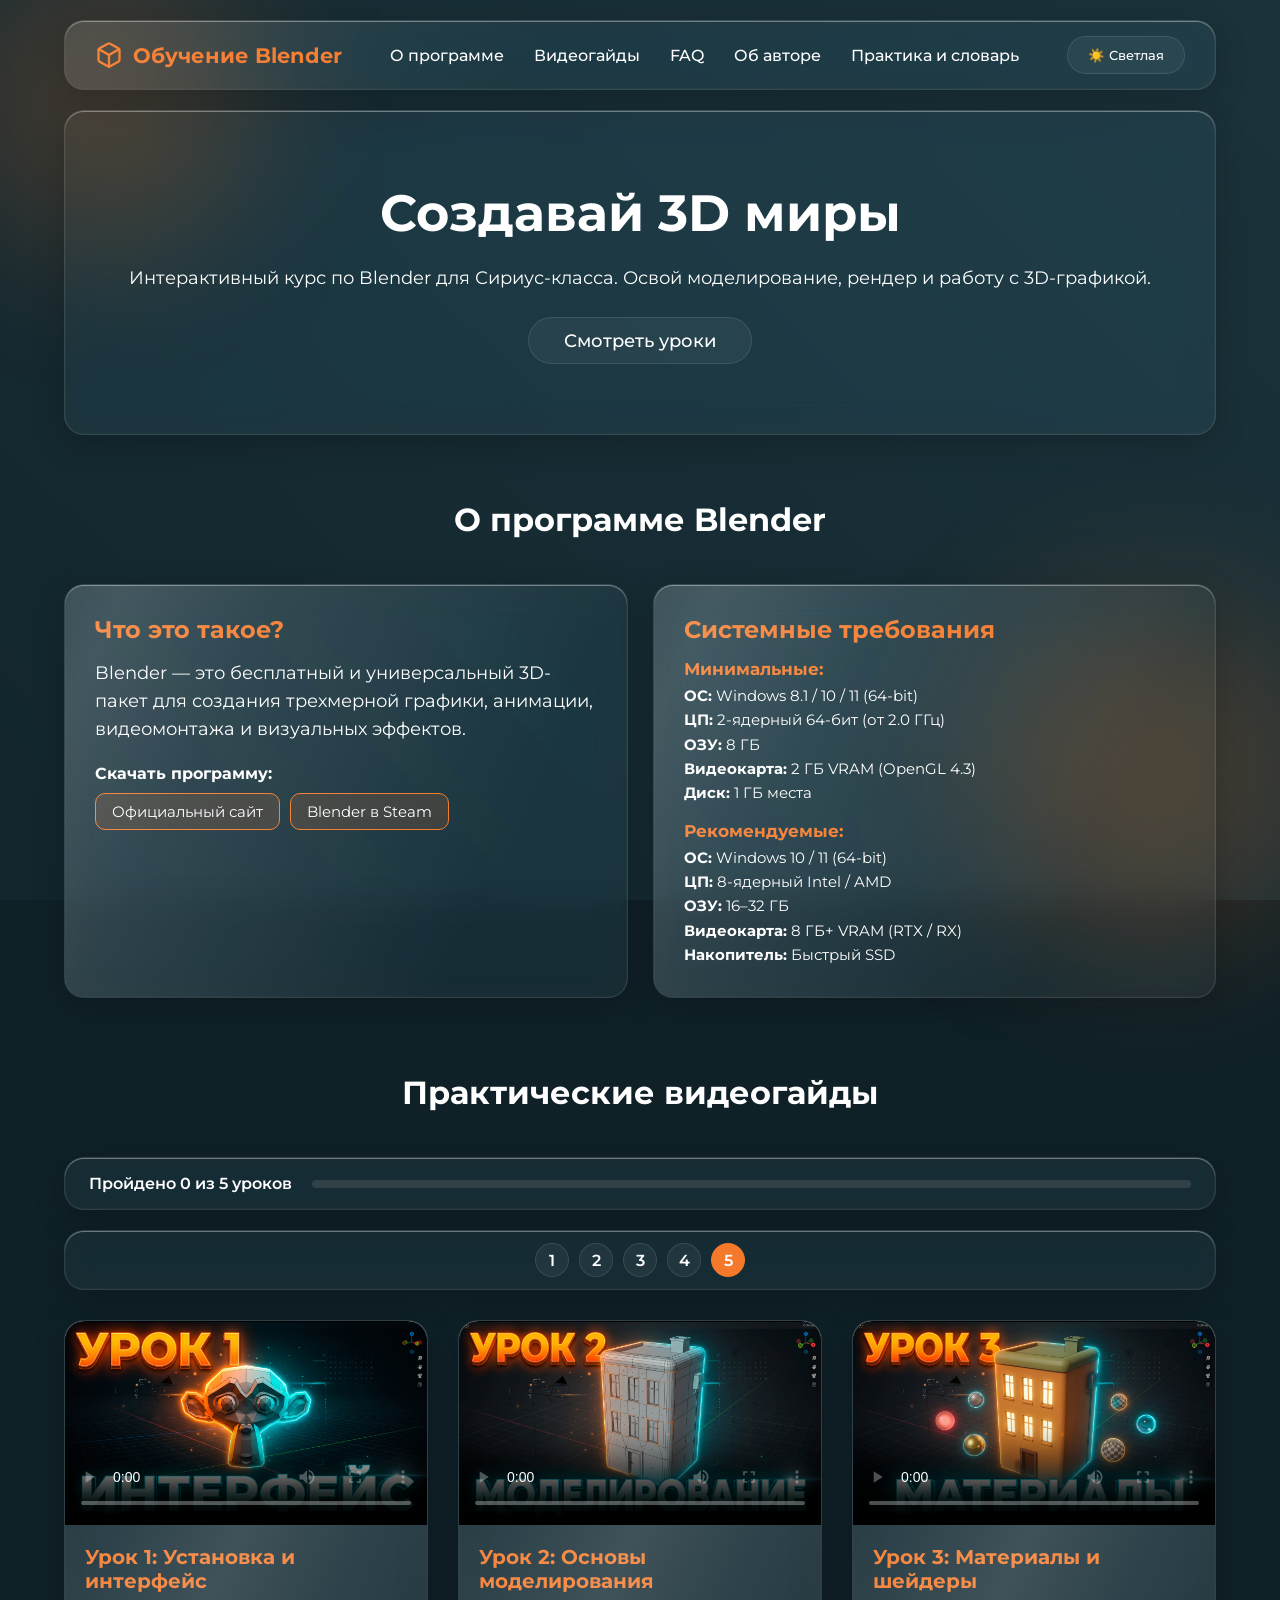
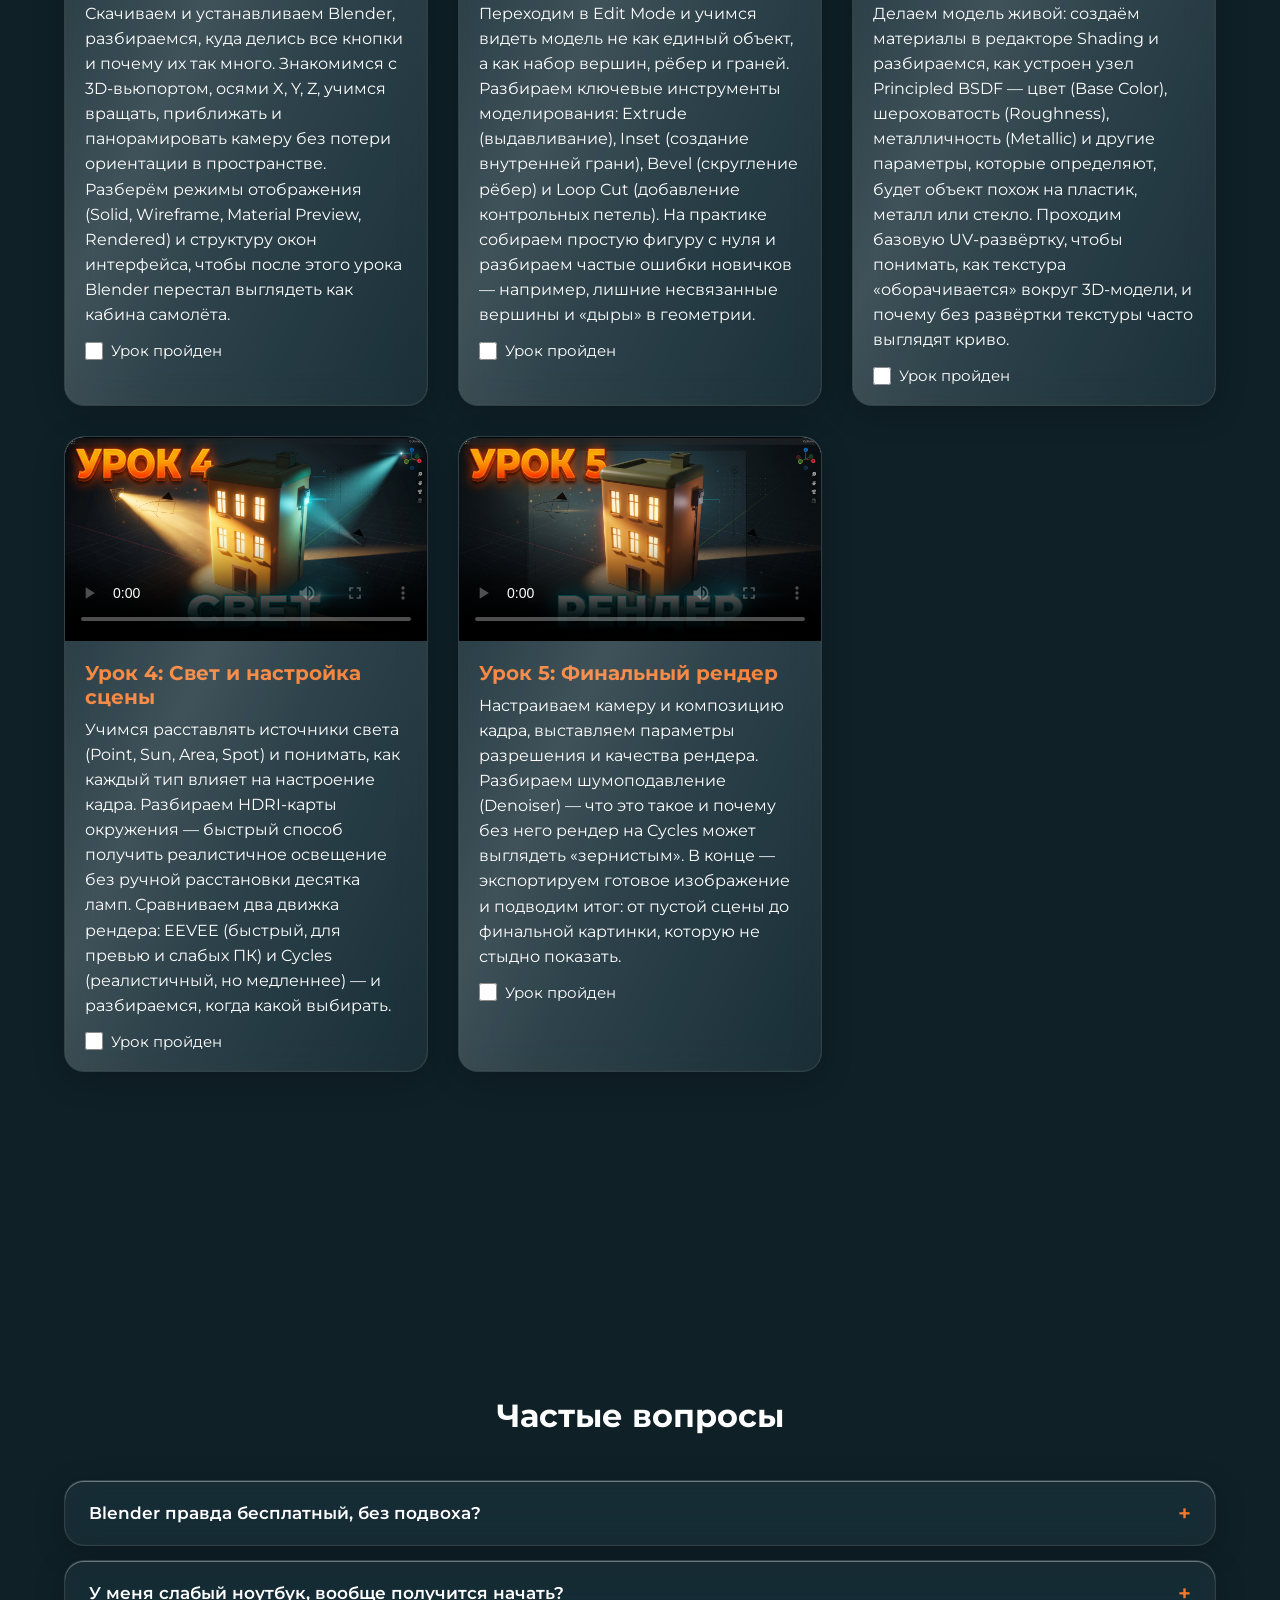
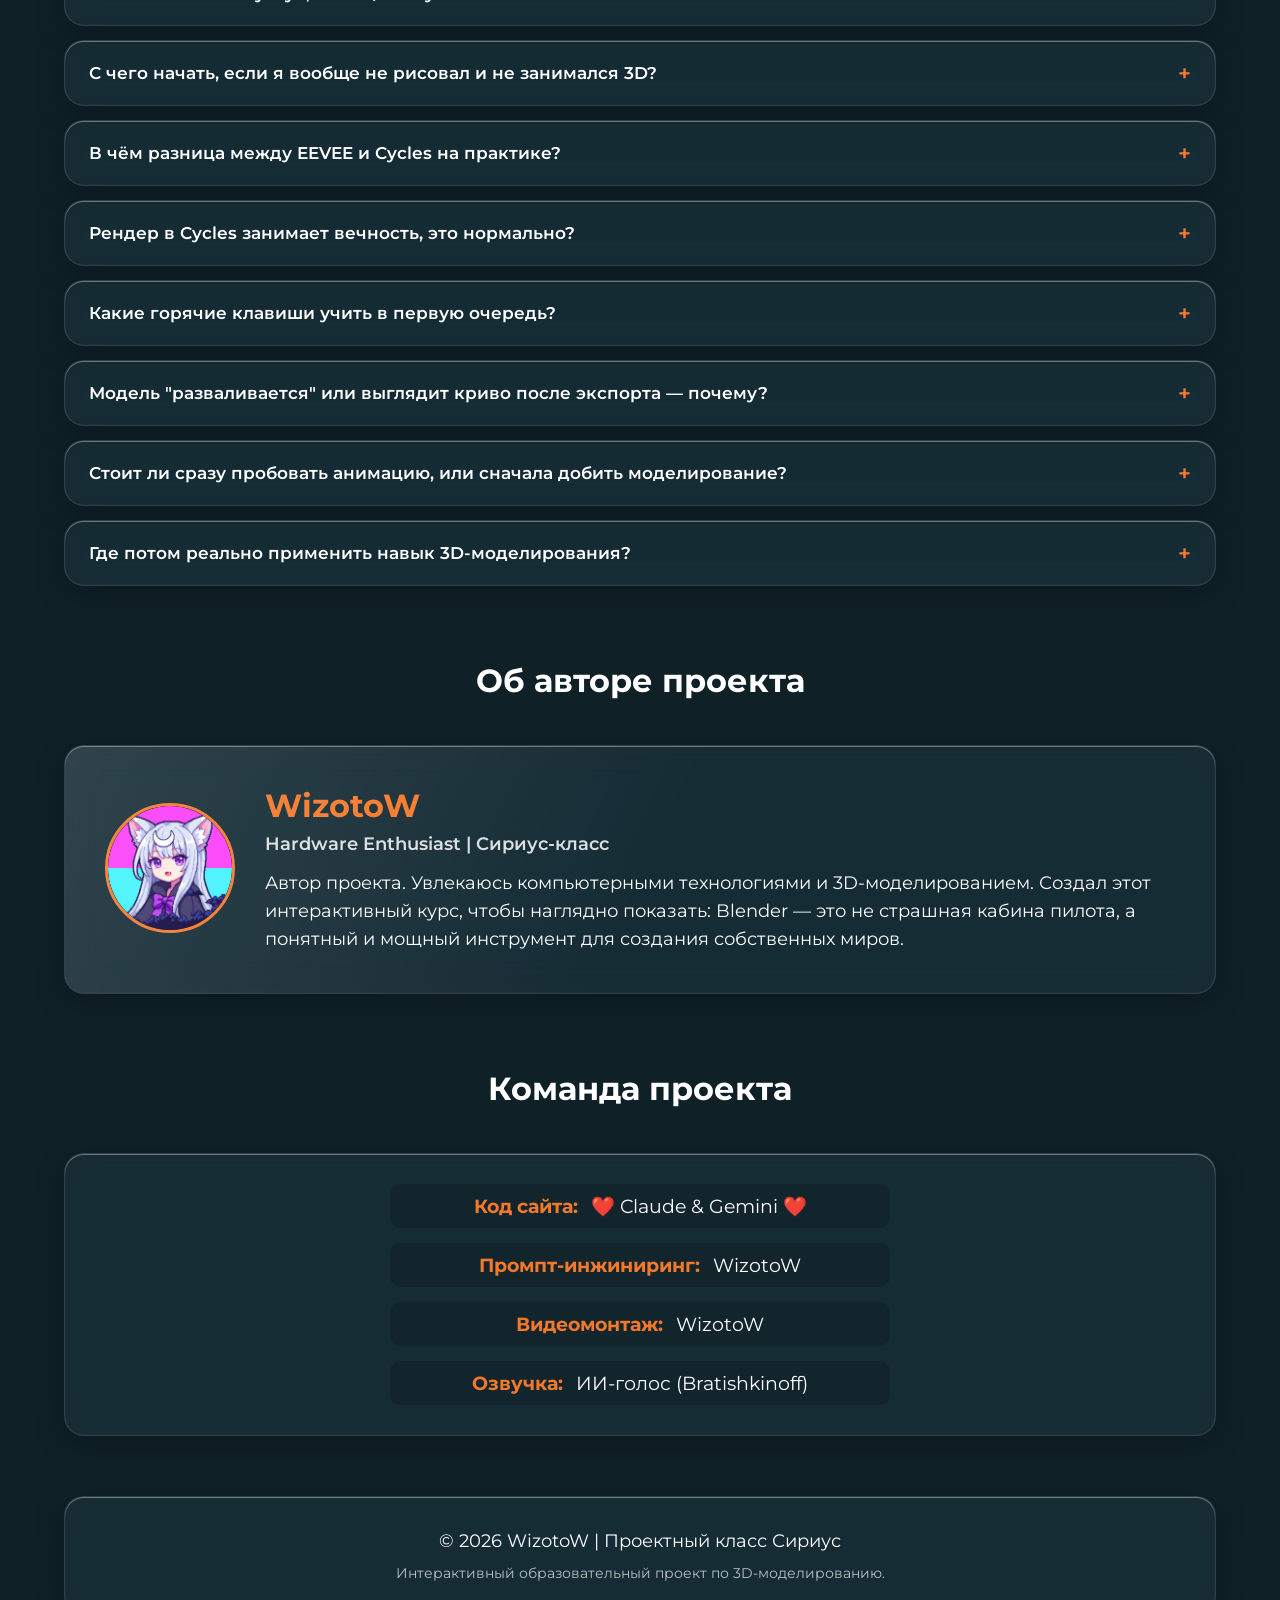
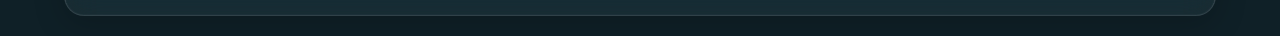
<file: index.html>
<!DOCTYPE html>
<html lang="ru">
<head>
    <meta charset="UTF-8">
    <meta name="viewport" content="width=device-width, initial-scale=1.0">
    <title>Обучение Blender | WizotoW</title>
    <link rel="icon" href="data:image/svg+xml,%3Csvg xmlns='http://www.w3.org/2000/svg' viewBox='0 0 24 24' fill='none' stroke='%23f5792a' stroke-width='2' stroke-linecap='round' stroke-linejoin='round'%3E%3Cpath d='M21 16V8a2 2 0 0 0-1-1.73l-7-4a2 2 0 0 0-2 0l-7 4A2 2 0 0 0 3 8v8a2 2 0 0 0 1 1.73l7 4a2 2 0 0 0 2 0l7-4A2 2 0 0 0 21 16z'/%3E%3Cpolyline points='3.27 6.96 12 12.01 20.73 6.96'/%3E%3Cline x1='12' y1='22.08' x2='12' y2='12'/%3E%3C/svg%3E">
    <link href="https://fonts.googleapis.com/css2?family=Montserrat:wght@400;500;700&display=swap" rel="stylesheet">
    <link rel="stylesheet" href="style.css">
</head>
<body>

    <div id="progress-bar" class="progress-bar"></div>

    <div class="bg-animation"></div>
    <div class="orb orb-1"></div>
    <div class="orb orb-2"></div>

    <header class="glass header">
        <div class="logo">
            <svg class="logo-svg" viewBox="0 0 24 24" fill="none" stroke="currentColor" stroke-width="2" stroke-linecap="round" stroke-linejoin="round">
                <path d="M21 16V8a2 2 0 0 0-1-1.73l-7-4a2 2 0 0 0-2 0l-7 4A2 2 0 0 0 3 8v8a2 2 0 0 0 1 1.73l7 4a2 2 0 0 0 2 0l7-4A2 2 0 0 0 21 16z"></path>
                <polyline points="3.27 6.96 12 12.01 20.73 6.96"></polyline>
                <line x1="12" y1="22.08" x2="12" y2="12"></line>
            </svg>
            <span>Обучение Blender</span>
        </div>

        <button id="nav-toggle" class="nav-toggle glass-btn" aria-expanded="false" aria-controls="nav-links" aria-label="Открыть меню">
            <span class="burger"></span>
        </button>

        <nav id="nav-links" class="nav-links">
            <a href="#info">О программе</a>
            <a href="#videos">Видеогайды</a>
            <a href="#faq">FAQ</a>
            <a href="#author">Об авторе</a>
            <a href="practice.html">Практика и словарь</a>
        </nav>
        <button id="theme-toggle" class="glass-btn theme-btn">☀️ Светлая</button>
    </header>

    <main>
        <section id="start" class="hero glass fade-in">
            <h1>Создавай 3D миры</h1>
            <p>Интерактивный курс по Blender для Сириус-класса. Освой моделирование, рендер и работу с 3D-графикой.</p>
            <a href="#videos" class="glass-btn primary-btn">Смотреть уроки</a>
        </section>

        <section id="info" class="section fade-in">
            <h2 class="glass-title">О программе Blender</h2>
            <div class="info-grid">
                <div class="glass card text-left animate-hover">
                    <h3>Что это такое?</h3>
                    <p>Blender — это бесплатный и универсальный 3D-пакет для создания трехмерной графики, анимации, видеомонтажа и визуальных эффектов.</p>

                    <h4 class="links-title">Скачать программу:</h4>
                    <div class="download-links">
                        <a href="https://www.blender.org/" target="_blank" rel="noopener" class="glass-link">Официальный сайт</a>
                        <a href="https://store.steampowered.com/app/365670/Blender/" target="_blank" rel="noopener" class="glass-link">Blender в Steam</a>
                    </div>
                </div>

                <div class="glass card text-left animate-hover">
                    <h3>Системные требования</h3>
                    <div class="req-tabs">
                        <div class="req-block">
                            <h4>Минимальные:</h4>
                            <ul class="sys-req">
                                <li><strong>ОС:</strong> Windows 8.1 / 10 / 11 (64-bit)</li>
                                <li><strong>ЦП:</strong> 2-ядерный 64-бит (от 2.0 ГГц)</li>
                                <li><strong>ОЗУ:</strong> 8 ГБ</li>
                                <li><strong>Видеокарта:</strong> 2 ГБ VRAM (OpenGL 4.3)</li>
                                <li><strong>Диск:</strong> 1 ГБ места</li>
                            </ul>
                        </div>
                        <div class="req-block">
                            <h4>Рекомендуемые:</h4>
                            <ul class="sys-req">
                                <li><strong>ОС:</strong> Windows 10 / 11 (64-bit)</li>
                                <li><strong>ЦП:</strong> 8-ядерный Intel / AMD</li>
                                <li><strong>ОЗУ:</strong> 16–32 ГБ</li>
                                <li><strong>Видеокарта:</strong> 8 ГБ+ VRAM (RTX / RX)</li>
                                <li><strong>Накопитель:</strong> Быстрый SSD</li>
                            </ul>
                        </div>
                    </div>
                </div>
            </div>
        </section>

        <section id="videos" class="section fade-in">
            <h2 class="glass-title">Практические видеогайды</h2>

            <div class="progress-summary glass">
                <span id="progress-text">Пройдено 0 из 5 уроков</span>
                <div class="lesson-progress-track">
                    <div id="lesson-progress-fill" class="lesson-progress-fill"></div>
                </div>
            </div>

            <nav class="quick-nav glass" aria-label="Быстрый переход по урокам">
                <a href="#lesson1" class="quick-nav-item" data-lesson-link="1">1</a>
                <a href="#lesson2" class="quick-nav-item" data-lesson-link="2">2</a>
                <a href="#lesson3" class="quick-nav-item" data-lesson-link="3">3</a>
                <a href="#lesson4" class="quick-nav-item" data-lesson-link="4">4</a>
                <a href="#lesson5" class="quick-nav-item" data-lesson-link="5">5</a>
            </nav>

            <div class="grid-container-video">

                <div id="lesson1" class="glass video-card animate-hover" data-lesson="1">
                    <div class="video-wrapper">
                        <video controls preload="metadata" poster="Assets/lesson1-poster.jpg">
                            <source src="Assets/lesson1.mp4" type="video/mp4">
                            Ваш браузер не поддерживает воспроизведение видео. <a href="assets/lesson1.webm">Скачать видео</a>.
                        </video>
                    </div>
                    <div class="video-info">
                        <h3>Урок 1: Установка и интерфейс</h3>
                        <p>Скачиваем и устанавливаем Blender, разбираемся, куда делись все кнопки и почему их так много. Знакомимся с 3D-вьюпортом, осями X, Y, Z, учимся вращать, приближать и панорамировать камеру без потери ориентации в пространстве. Разберём режимы отображения (Solid, Wireframe, Material Preview, Rendered) и структуру окон интерфейса, чтобы после этого урока Blender перестал выглядеть как кабина самолёта.</p>
                        <label class="lesson-check">
                            <input type="checkbox" data-lesson-checkbox="1">
                            <span>Урок пройден</span>
                        </label>
                    </div>
                </div>

                <div id="lesson2" class="glass video-card animate-hover" data-lesson="2">
                    <div class="video-wrapper">
                        <video controls preload="metadata" poster="Assets/lesson2-poster.jpg">
                            <source src="Assets/lesson2.mp4" type="video/mp4">
                            Ваш браузер не поддерживает воспроизведение видео. <a href="assets/lesson2.webm">Скачать видео</a>.
                        </video>
                    </div>
                    <div class="video-info">
                        <h3>Урок 2: Основы моделирования</h3>
                        <p>Переходим в Edit Mode и учимся видеть модель не как единый объект, а как набор вершин, рёбер и граней. Разбираем ключевые инструменты моделирования: Extrude (выдавливание), Inset (создание внутренней грани), Bevel (скругление рёбер) и Loop Cut (добавление контрольных петель). На практике собираем простую фигуру с нуля и разбираем частые ошибки новичков — например, лишние несвязанные вершины и «дыры» в геометрии.</p>
                        <label class="lesson-check">
                            <input type="checkbox" data-lesson-checkbox="2">
                            <span>Урок пройден</span>
                        </label>
                    </div>
                </div>

                <div id="lesson3" class="glass video-card animate-hover" data-lesson="3">
                    <div class="video-wrapper">
                        <video controls preload="metadata" poster="Assets/lesson3-poster.jpg">
                            <source src="Assets/lesson3.mp4" type="video/mp4">
                            Ваш браузер не поддерживает воспроизведение видео. <a href="assets/lesson3.webm">Скачать видео</a>.
                        </video>
                    </div>
                    <div class="video-info">
                        <h3>Урок 3: Материалы и шейдеры</h3>
                        <p>Делаем модель живой: создаём материалы в редакторе Shading и разбираемся, как устроен узел Principled BSDF — цвет (Base Color), шероховатость (Roughness), металличность (Metallic) и другие параметры, которые определяют, будет объект похож на пластик, металл или стекло. Проходим базовую UV-развёртку, чтобы понимать, как текстура «оборачивается» вокруг 3D-модели, и почему без развёртки текстуры часто выглядят криво.</p>
                        <label class="lesson-check">
                            <input type="checkbox" data-lesson-checkbox="3">
                            <span>Урок пройден</span>
                        </label>
                    </div>
                </div>

                <div id="lesson4" class="glass video-card animate-hover" data-lesson="4">
                    <div class="video-wrapper">
                        <video controls preload="metadata" poster="Assets/lesson4-poster.jpg">
                            <source src="Assets/lesson4.mp4" type="video/mp4">
                            Ваш браузер не поддерживает воспроизведение видео. <a href="assets/lesson4.webm">Скачать видео</a>.
                        </video>
                    </div>
                    <div class="video-info">
                        <h3>Урок 4: Свет и настройка сцены</h3>
                        <p>Учимся расставлять источники света (Point, Sun, Area, Spot) и понимать, как каждый тип влияет на настроение кадра. Разбираем HDRI-карты окружения — быстрый способ получить реалистичное освещение без ручной расстановки десятка ламп. Сравниваем два движка рендера: EEVEE (быстрый, для превью и слабых ПК) и Cycles (реалистичный, но медленнее) — и разбираемся, когда какой выбирать.</p>
                        <label class="lesson-check">
                            <input type="checkbox" data-lesson-checkbox="4">
                            <span>Урок пройден</span>
                        </label>
                    </div>
                </div>

                <div id="lesson5" class="glass video-card animate-hover" data-lesson="5">
                    <div class="video-wrapper">
                        <video controls preload="metadata" poster="Assets/lesson5-poster.jpg">
                            <source src="Assets/lesson5.mp4" type="video/mp4">
                            Ваш браузер не поддерживает воспроизведение видео. <a href="assets/lesson5.webm">Скачать видео</a>.
                        </video>
                    </div>
                    <div class="video-info">
                        <h3>Урок 5: Финальный рендер</h3>
                        <p>Настраиваем камеру и композицию кадра, выставляем параметры разрешения и качества рендера. Разбираем шумоподавление (Denoiser) — что это такое и почему без него рендер на Cycles может выглядеть «зернистым». В конце — экспортируем готовое изображение и подводим итог: от пустой сцены до финальной картинки, которую не стыдно показать.</p>
                        <label class="lesson-check">
                            <input type="checkbox" data-lesson-checkbox="5">
                            <span>Урок пройден</span>
                        </label>
                    </div>
                </div>

            </div>
        </section>

        <section class="section fade-in" id="practice-cta" aria-labelledby="practice-cta-title">
            <div class="glass practice-cta animate-hover">
                <div class="practice-cta-text">
                    <h2 id="practice-cta-title">🛠 Закрепи знания на практике</h2>
                    <p>Симулятор горячих клавиш Blender, лаборатория материалов EEVEE и Cycles, чек-лист заданий к урокам и словарь 3D-терминов — всё в одном разделе.</p>
                </div>
                <a href="practice.html" class="glass-btn primary-btn practice-cta-btn">Перейти к практике и словарю →</a>
            </div>
        </section>

        <section id="faq" class="section fade-in">
            <h2 class="glass-title">Частые вопросы</h2>
            <div class="faq-list">

                <details class="glass faq-item">
                    <summary>Blender правда бесплатный, без подвоха?</summary>
                    <p>Да, полностью. Blender — open-source проект, его разрабатывает сообщество и Blender Foundation. Никаких платных версий, скрытых подписок или водяных знаков на рендерах — это не «триал», а полноценный профессиональный инструмент, на котором делают и инди-игры, и голливудские эффекты.</p>
                </details>

                <details class="glass faq-item">
                    <summary>У меня слабый ноутбук, вообще получится начать?</summary>
                    <p>Получится. Для базового моделирования и простых сцен хватит и минимальных характеристик из блока выше. Рендерить сложные сцены с реалистичным светом (Cycles) на слабом железе будет медленно — но для обучения и первых проектов достаточно EEVEE, он гораздо легче и почти не грузит систему.</p>
                </details>

                <details class="glass faq-item">
                    <summary>С чего начать, если я вообще не рисовал и не занимался 3D?</summary>
                    <p>Отлично, что не рисовал — Blender это не про художественный талант, а про геометрию, логику и привычку к инструменту. Начни с урока 1 по порядку, не пропускай интерфейс: 80% первых трудностей у новичков — не «не умею моделировать», а «не понимаю, куда нажимать».</p>
                </details>

                <details class="glass faq-item">
                    <summary>В чём разница между EEVEE и Cycles на практике?</summary>
                    <p>EEVEE — растровый движок реального времени: рендерит почти мгновенно, идеален для черновиков и превью, но свет и отражения в нём чуть более «упрощённые». Cycles — движок трассировки лучей: считает свет физически точно (отражения, преломления, мягкие тени), но рендер может занимать минуты и даже часы на сложных сценах.</p>
                </details>

                <details class="glass faq-item">
                    <summary>Рендер в Cycles занимает вечность, это нормально?</summary>
                    <p>Отчасти да, но это управляемо. Проверь количество Samples в настройках рендера (часто новички ставят значение с запасом «на всякий случай») и включи Denoiser — он позволяет уменьшить число сэмплов без потери качества картинки. Также сильно влияет разрешение экрана и сложность материалов со стеклом/подповерхностным рассеиванием.</p>
                </details>

                <details class="glass faq-item">
                    <summary>Какие горячие клавиши учить в первую очередь?</summary>
                    <p>Хватит буквально пяти: <strong>Tab</strong> — переключение Object/Edit Mode, <strong>G / R / S</strong> — перемещение, вращение, масштаб, <strong>E</strong> — Extrude, <strong>Ctrl+R</strong> — Loop Cut. Дальше горячие клавиши запоминаются сами по себе просто в процессе работы — заучивать весь список сразу смысла нет.</p>
                </details>

                <details class="glass faq-item">
                    <summary>Модель "разваливается" или выглядит криво после экспорта — почему?</summary>
                    <p>Чаще всего это неприменённые трансформации (Scale/Rotation не равны 1/0) или перевёрнутые нормали граней. Перед экспортом полезно применить трансформации через <strong>Ctrl+A → All Transforms</strong> и проверить нормали в режиме Edit Mode — это решает большинство подобных проблем.</p>
                </details>

                <details class="glass faq-item">
                    <summary>Стоит ли сразу пробовать анимацию, или сначала добить моделирование?</summary>
                    <p>Сначала моделирование и материалы — это база, без которой анимировать особо нечего. Анимация — это уже управление готовыми объектами во времени (ключевые кадры, интерполяция), и учить её проще, когда ты уже свободно ориентируешься в сцене и не тормозишь на базовых операциях.</p>
                </details>

                <details class="glass faq-item">
                    <summary>Где потом реально применить навык 3D-моделирования?</summary>
                    <p>Геймдев (модели и окружение для игр), архитектурная визуализация, моушн-дизайн и реклама, 3D-печать, VFX для видео, даже дизайн продуктов и мерча. Blender сейчас используют не только энтузиасты — на нём выпущены реальные короткометражки и работают студии, так что это не «игрушечный» навык.</p>
                </details>

            </div>
        </section>

        <section id="author" class="section fade-in">
            <h2 class="glass-title">Об авторе проекта</h2>
            <div class="glass author-card animate-hover">
                <div class="author-avatar-container">
                    <img src="Assets/avatar.jpg" alt="WizotoW" class="author-avatar">
                </div>
                <div class="author-info">
                    <h3>WizotoW</h3>
                    <p class="author-role">Hardware Enthusiast | Сириус-класс</p>
                    <p class="author-desc">Автор проекта. Увлекаюсь компьютерными технологиями и 3D-моделированием. Создал этот интерактивный курс, чтобы наглядно показать: Blender — это не страшная кабина пилота, а понятный и мощный инструмент для создания собственных миров.</p>
                </div>
            </div>
        </section>

        <section id="credits" class="section fade-in">
            <h2 class="glass-title">Команда проекта</h2>
            <div class="glass credits-grid">
                <div class="credit-item"><span>Код сайта:</span> ❤️ Claude & Gemini ❤️</div>
                <div class="credit-item"><span>Промпт-инжиниринг:</span> WizotoW</div>
                <div class="credit-item"><span>Видеомонтаж:</span> WizotoW</div>
                <div class="credit-item"><span>Озвучка:</span> ИИ-голос (Bratishkinoff)</div>
            </div>
        </section>
    </main>

    <footer class="glass footer fade-in">
        <p>© 2026 WizotoW | Проектный класс Сириус</p>
        <p class="small-text">Интерактивный образовательный проект по 3D-моделированию.</p>
    </footer>

    <button id="back-to-top" class="back-to-top" title="Наверх" aria-label="Наверх">↑</button>

    <script src="script.js"></script>
</body>
</html>
</file>
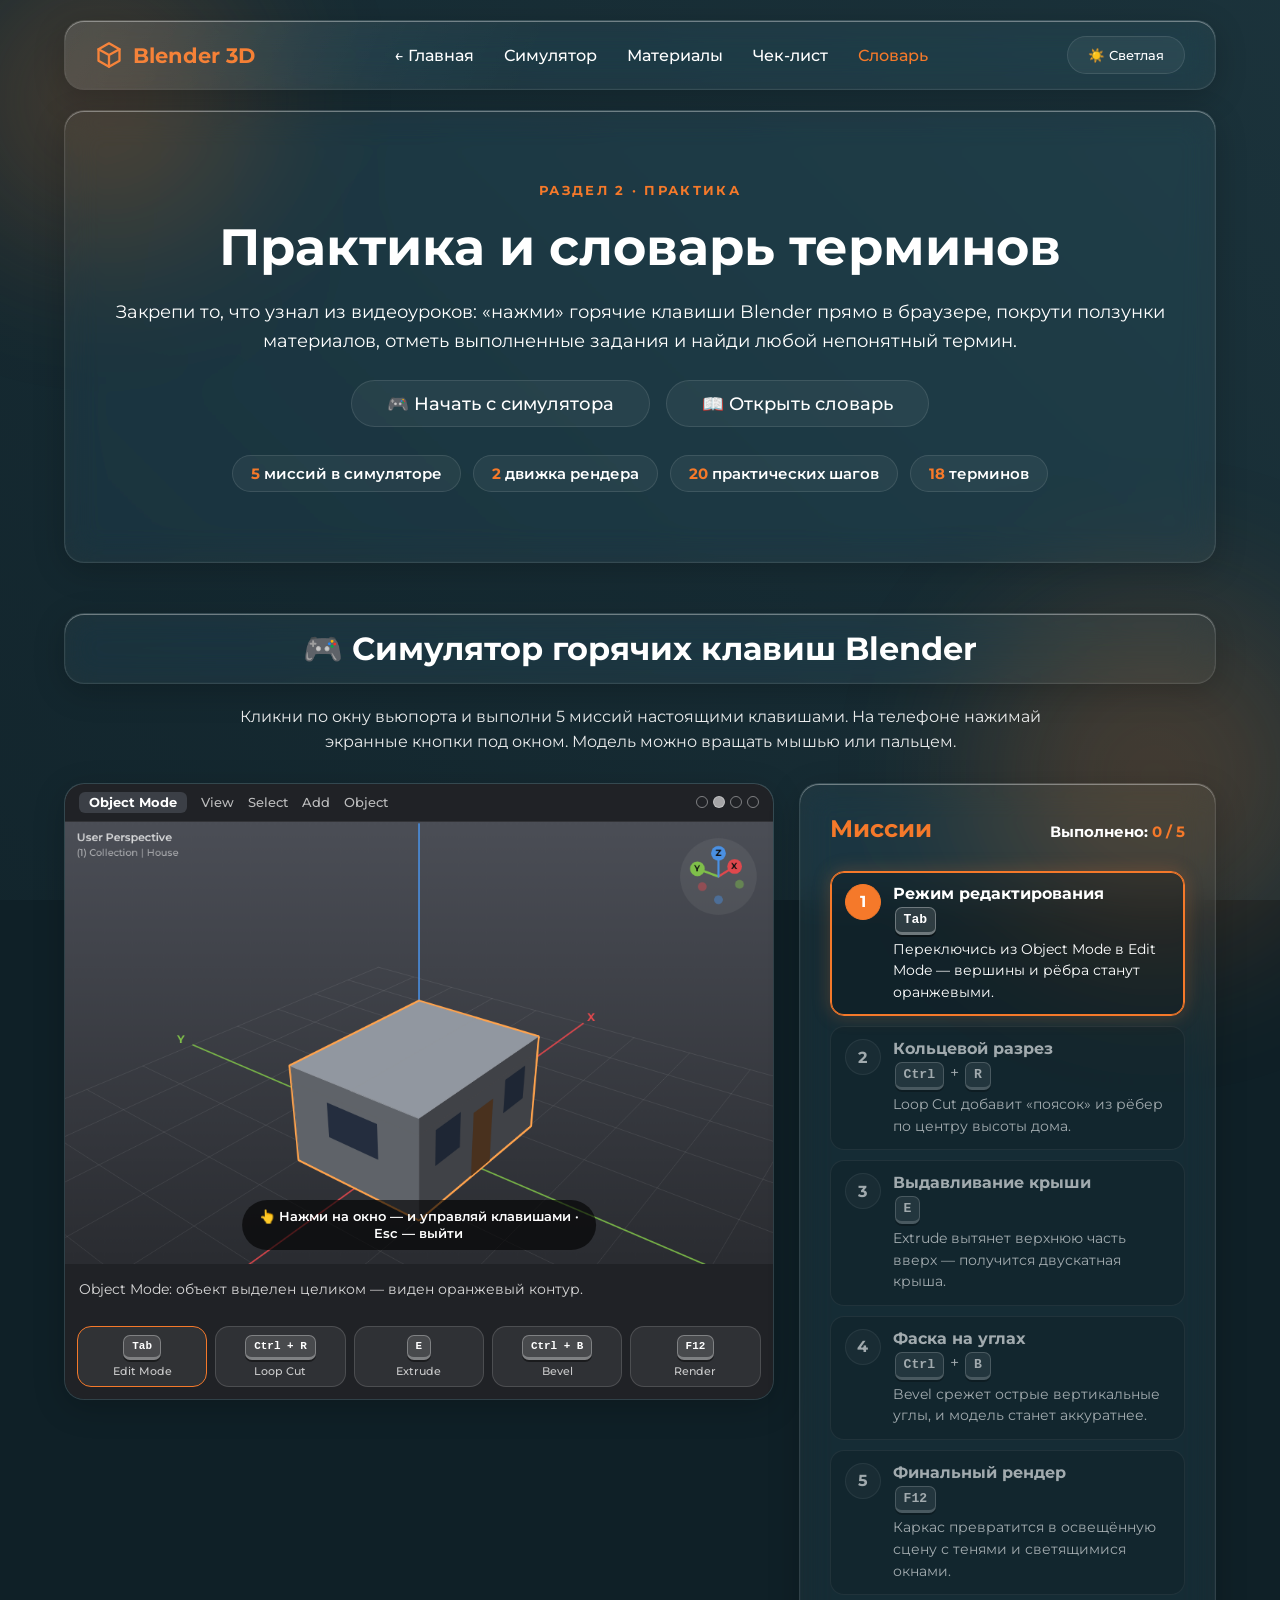
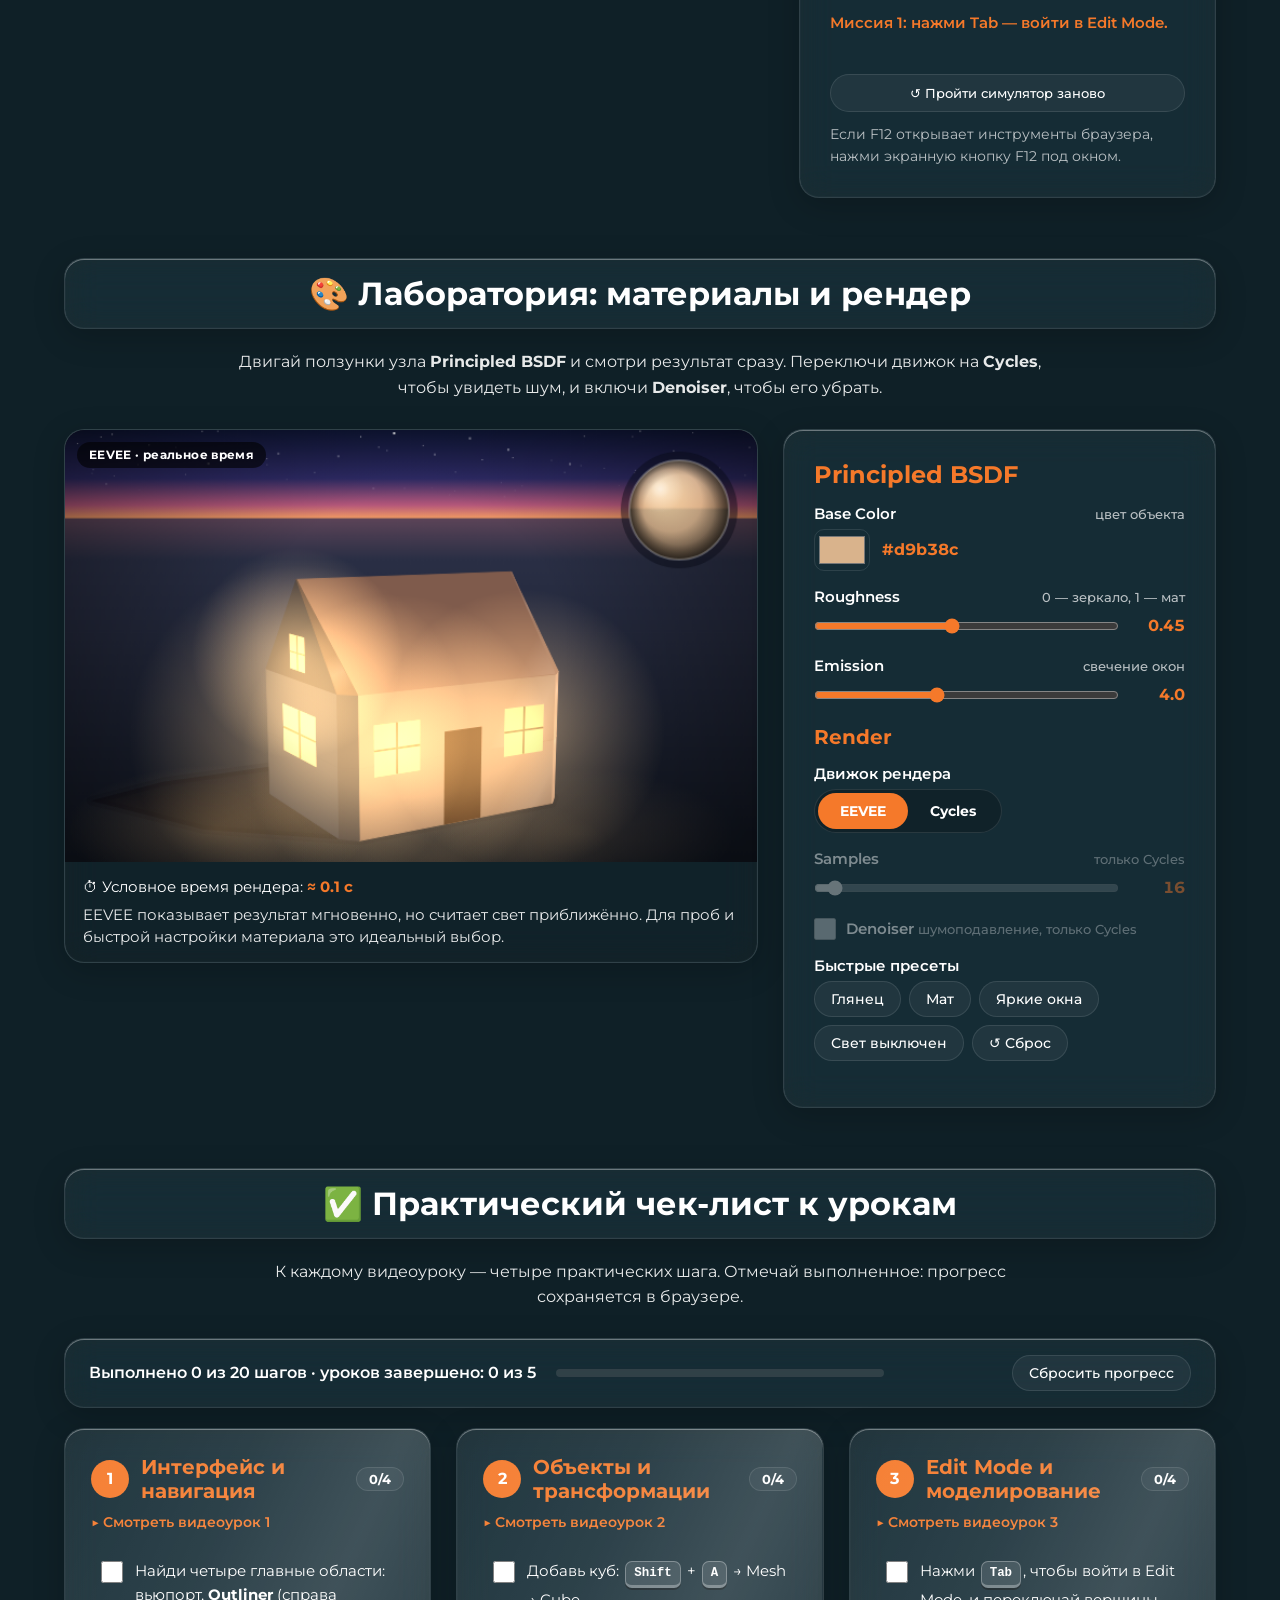
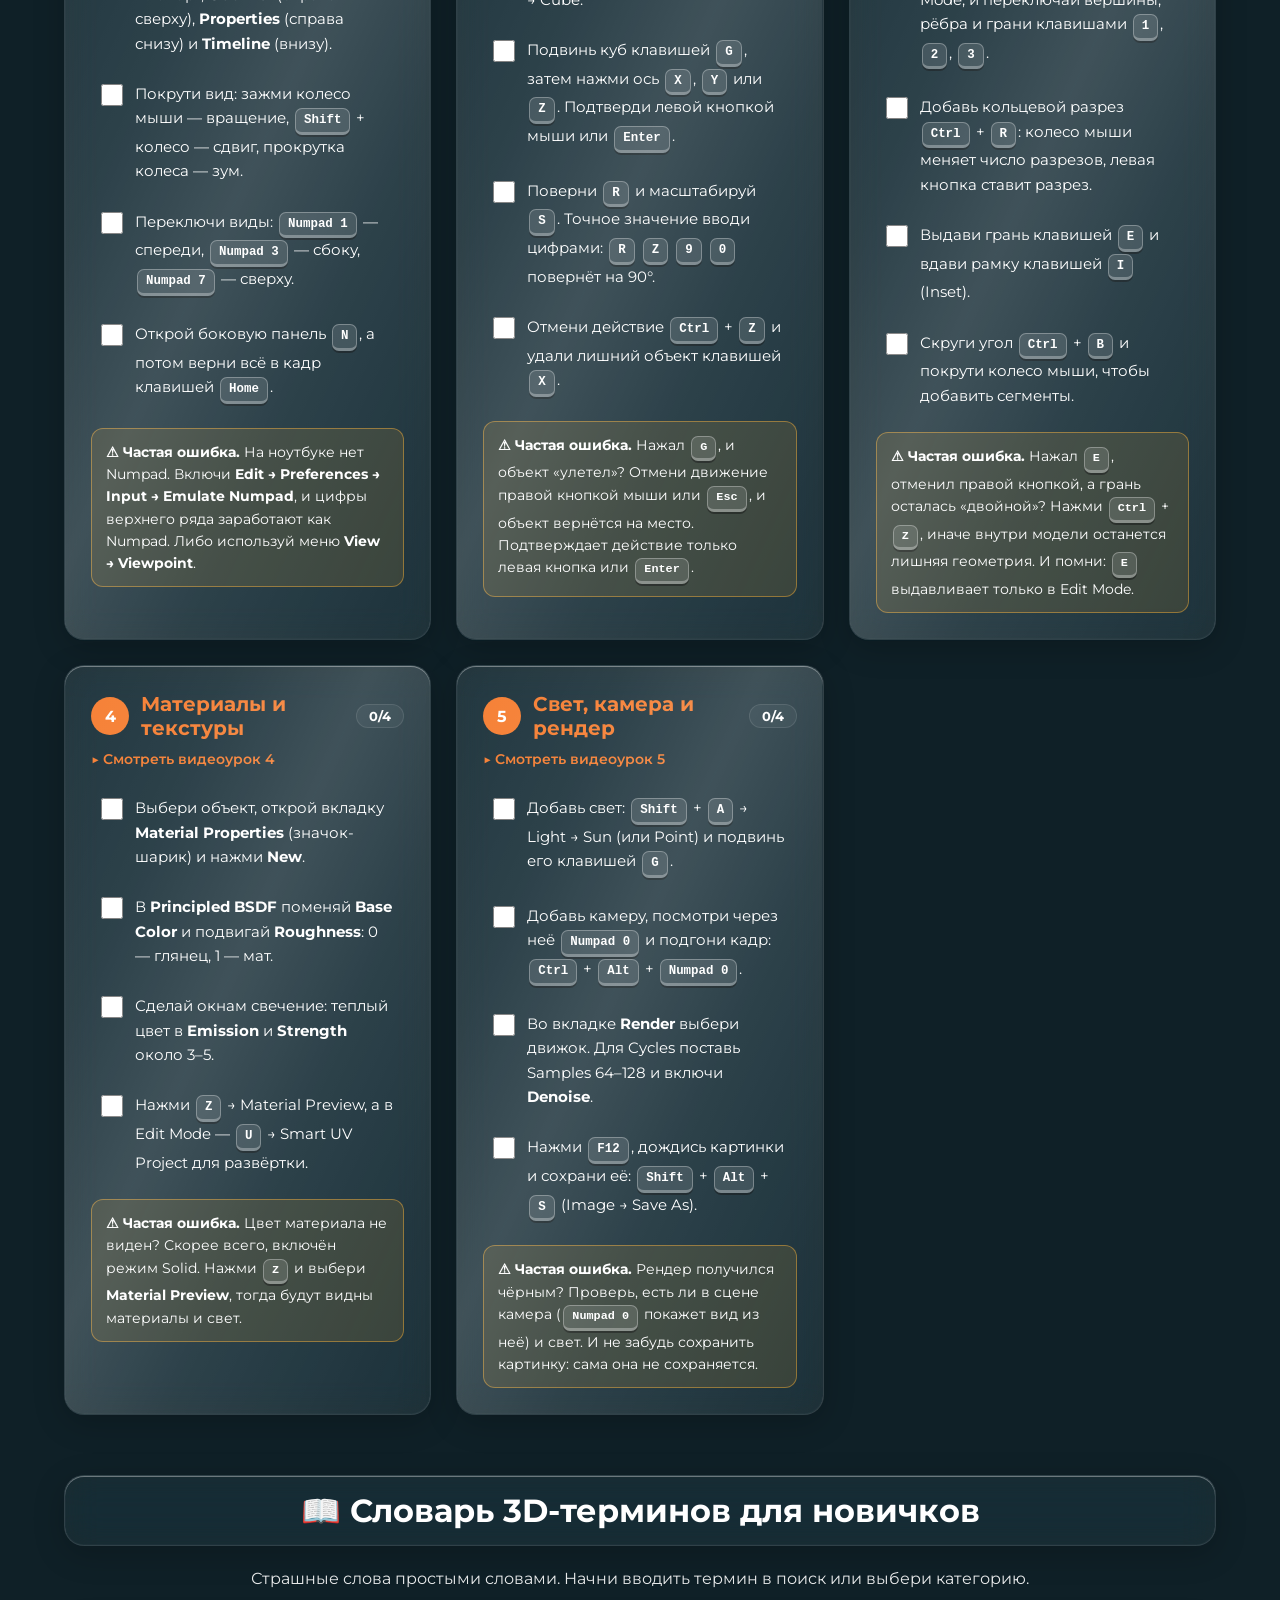
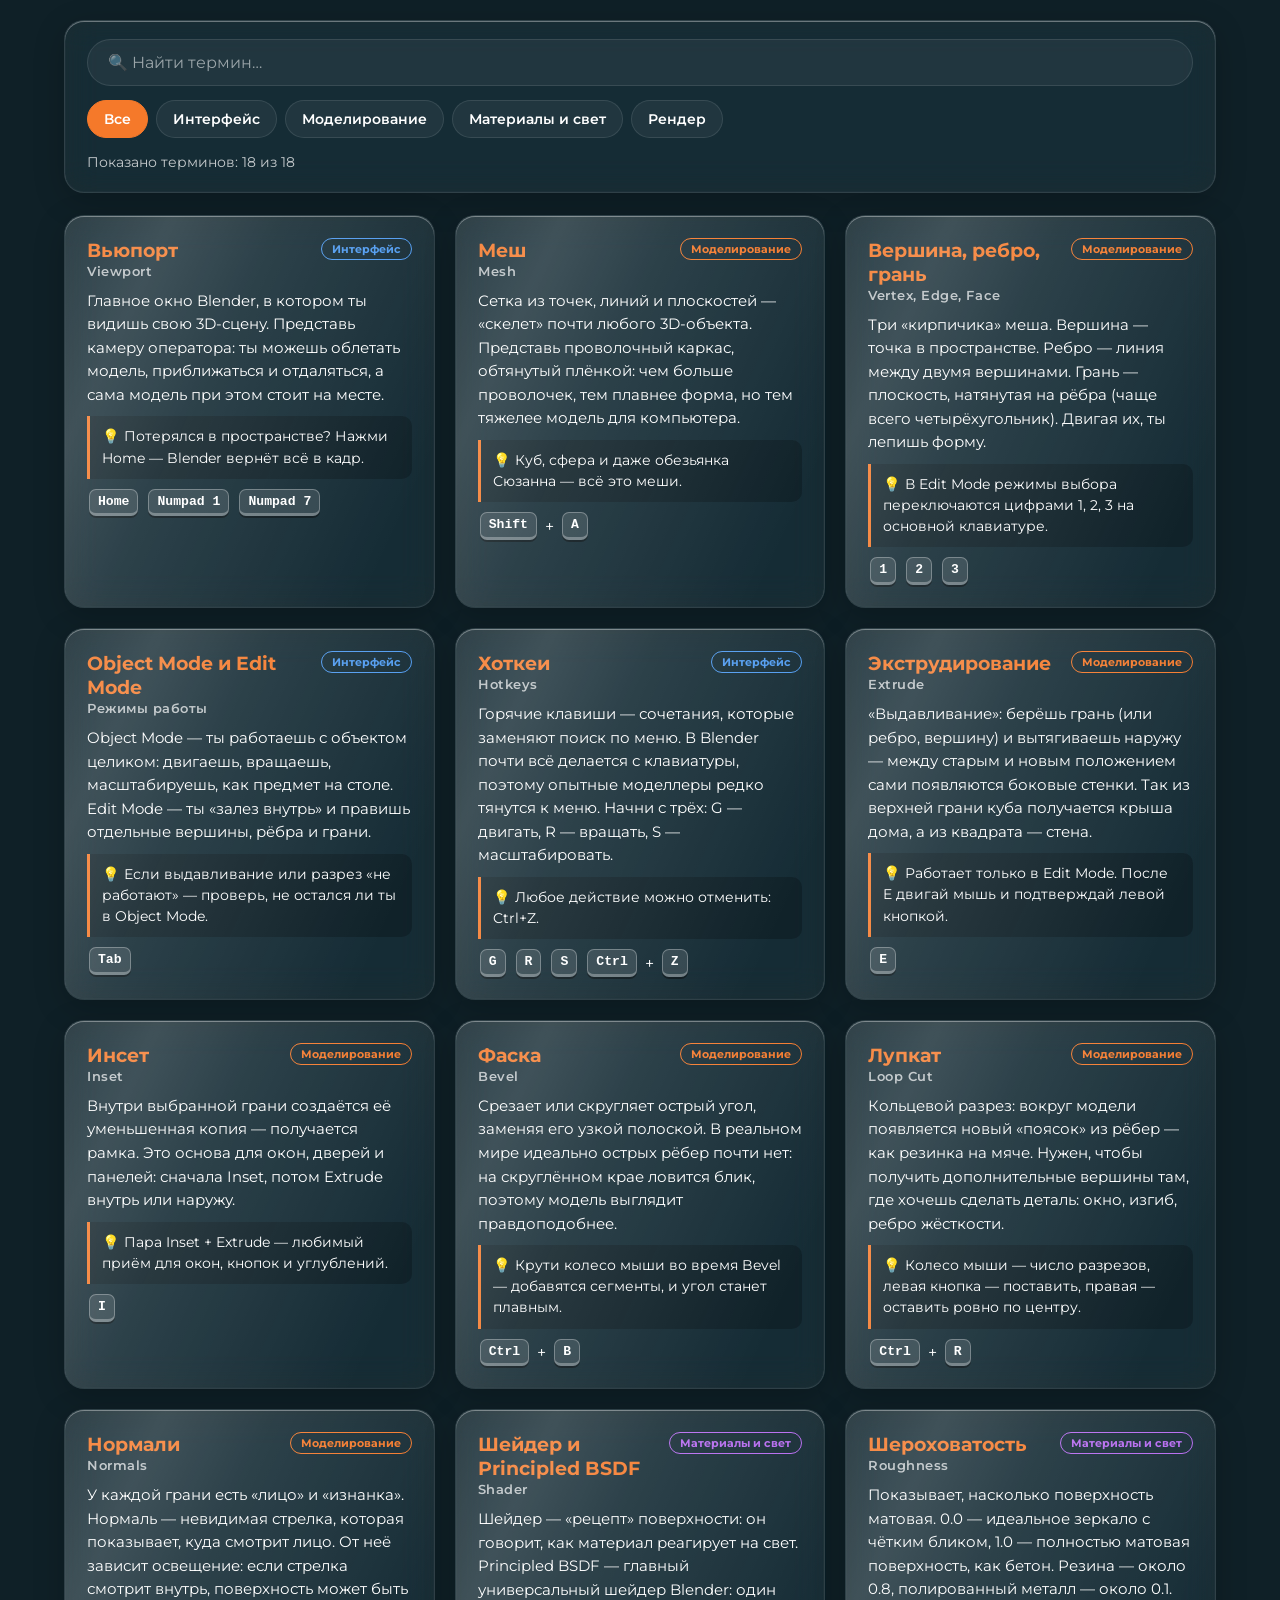
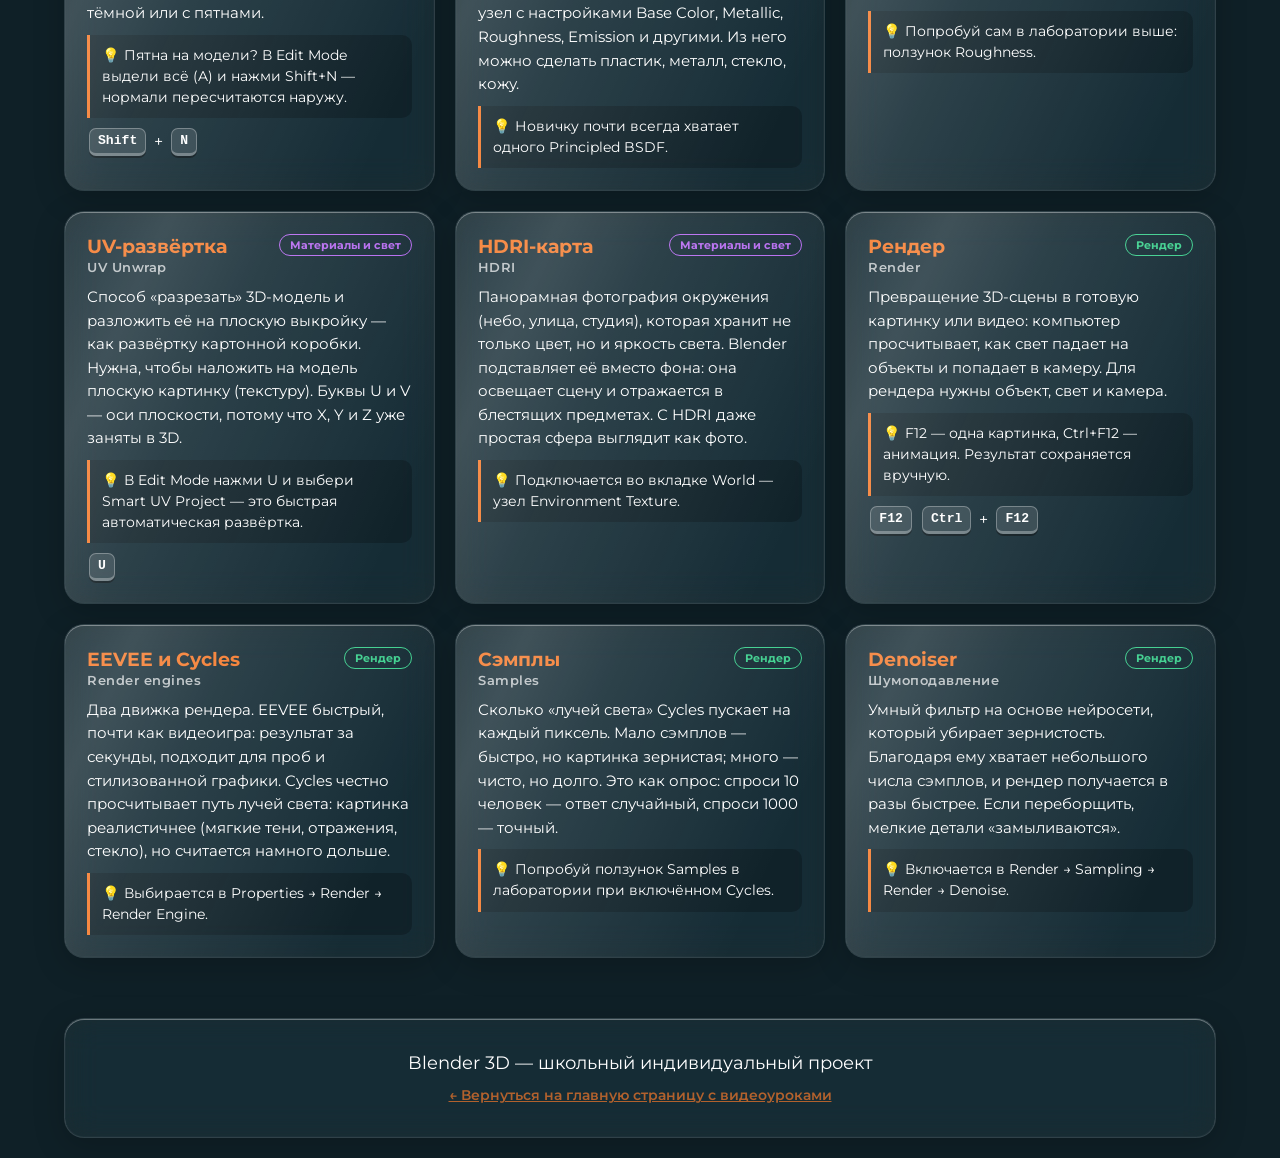
<file: practice.html>
<!DOCTYPE html>
<html lang="ru">
<head>
    <meta charset="UTF-8">
    <meta name="viewport" content="width=device-width, initial-scale=1.0">
    <title>Практика и словарь Blender — интерактивный тренажёр</title>
    <meta name="description" content="Симулятор горячих клавиш Blender, лаборатория материалов EEVEE и Cycles, практический чек-лист к видеоурокам и словарь 3D-терминов для новичков.">

    <link rel="preconnect" href="https://fonts.googleapis.com">
    <link rel="preconnect" href="https://fonts.gstatic.com" crossorigin>
    <link href="https://fonts.googleapis.com/css2?family=Montserrat:wght@400;500;600;700&display=swap" rel="stylesheet">
    <link rel="stylesheet" href="style.css">
</head>
<body>
    <!-- Применяем сохранённую тему до отрисовки, чтобы не было мигания -->
    <script>
        (function () {
            try {
                if (localStorage.getItem('theme') === 'light') {
                    document.body.setAttribute('data-theme', 'light');
                }
            } catch (e) { /* localStorage недоступен */ }
        })();
    </script>

    <div class="bg-animation"></div>
    <div class="orb orb-1"></div>
    <div class="orb orb-2"></div>
    <div class="progress-bar" id="progress-bar"></div>

    <header class="header glass">
        <a class="logo" href="index.html" aria-label="На главную страницу">
            <svg class="logo-svg" viewBox="0 0 24 24" fill="none" stroke-width="2" stroke-linecap="round" stroke-linejoin="round" aria-hidden="true">
                <path d="M12 2 3 7v10l9 5 9-5V7z"></path>
                <path d="M3 7l9 5 9-5M12 12v10"></path>
            </svg>
            <span>Blender 3D</span>
        </a>

        <nav class="nav-links" id="nav-links" aria-label="Навигация по разделу практики">
            <a href="index.html">← Главная</a>
            <a href="#simulator">Симулятор</a>
            <a href="#lab">Материалы</a>
            <a href="#checklist">Чек-лист</a>
            <a href="#glossary">Словарь</a>
        </nav>

        <button class="glass-btn nav-toggle" id="nav-toggle" type="button" aria-expanded="false" aria-controls="nav-links" aria-label="Открыть меню">
            <span class="burger"></span>
        </button>
        <button class="glass-btn theme-btn" id="theme-toggle" type="button">☀️ Светлая</button>
    </header>

    <main>
        <noscript>
            <div class="glass card" style="margin-bottom: 30px; text-align: center;">
                <p>Для работы симулятора, лаборатории и словаря нужен включённый JavaScript.</p>
            </div>
        </noscript>

        <!-- ================= HERO ================= -->
        <section class="hero glass page-hero fade-in">
            <p class="eyebrow">Раздел 2 · Практика</p>
            <h1>Практика и словарь терминов</h1>
            <p>Закрепи то, что узнал из видеоуроков: «нажми» горячие клавиши Blender прямо в браузере, покрути ползунки материалов, отметь выполненные задания и найди любой непонятный термин.</p>
            <div class="hero-actions">
                <a href="#simulator" class="glass-btn primary-btn">🎮 Начать с симулятора</a>
                <a href="#glossary" class="glass-btn primary-btn">📖 Открыть словарь</a>
            </div>
            <ul class="hero-stats">
                <li><b>5</b> миссий в симуляторе</li>
                <li><b>2</b> движка рендера</li>
                <li><b>20</b> практических шагов</li>
                <li><b>18</b> терминов</li>
            </ul>
        </section>

        <!-- ================= 1. СИМУЛЯТОР ================= -->
        <section class="section" id="simulator" aria-labelledby="sim-title">
            <h2 class="glass glass-title fade-in" id="sim-title">🎮 Симулятор горячих клавиш Blender</h2>
            <p class="section-lead">Кликни по окну вьюпорта и выполни 5 миссий настоящими клавишами. На телефоне нажимай экранные кнопки под окном. Модель можно вращать мышью или пальцем.</p>

            <div class="sim-layout">
                <div class="viewport-shell glass" id="sim-shell" tabindex="0" role="application" aria-label="Симулятор вьюпорта Blender. Нажимайте клавиши Tab, Ctrl+R, E, Ctrl+B и F12. Клавиша Escape выходит из симулятора.">
                    <div class="vp-header">
                        <span class="vp-mode" id="sim-mode" data-mode="object">Object Mode</span>
                        <span>View</span>
                        <span>Select</span>
                        <span>Add</span>
                        <span>Object</span>
                        <span class="vp-spacer"></span>
                        <span class="vp-shading" aria-hidden="true"><i></i><i class="on"></i><i></i><i></i></span>
                    </div>

                    <div class="vp-stage">
                        <canvas id="sim-canvas" width="960" height="600" aria-label="3D-вьюпорт с моделью домика"></canvas>
                        <div class="vp-focus-hint" id="sim-focus-hint">👆 Нажми на окно — и управляй клавишами · Esc — выйти</div>
                    </div>

                    <div class="vp-footer">
                        <span class="vp-status" id="sim-status"></span>
                        <span class="vp-keys" id="sim-keys" aria-hidden="true"></span>
                    </div>

                    <div class="key-pad" role="group" aria-label="Экранные клавиши для телефона">
                        <button type="button" class="glass-btn pad-key" data-combo="tab"><kbd>Tab</kbd><span>Edit Mode</span></button>
                        <button type="button" class="glass-btn pad-key" data-combo="ctrl+r"><kbd>Ctrl + R</kbd><span>Loop Cut</span></button>
                        <button type="button" class="glass-btn pad-key" data-combo="e"><kbd>E</kbd><span>Extrude</span></button>
                        <button type="button" class="glass-btn pad-key" data-combo="ctrl+b"><kbd>Ctrl + B</kbd><span>Bevel</span></button>
                        <button type="button" class="glass-btn pad-key" data-combo="f12"><kbd>F12</kbd><span>Render</span></button>
                    </div>
                </div>

                <aside class="mission-panel glass card" aria-label="Миссии симулятора">
                    <div class="mission-head">
                        <h3>Миссии</h3>
                        <strong class="mission-counter">Выполнено: <span id="sim-counter">0 / 5</span></strong>
                    </div>
                    <div class="lesson-progress-track" aria-hidden="true">
                        <div class="lesson-progress-fill" id="sim-progress-fill"></div>
                    </div>

                    <ol class="mission-list" id="sim-steps">
                        <li class="mission" data-step="0">
                            <span class="mission-num">1</span>
                            <div>
                                <strong>Режим редактирования</strong>
                                <span class="mission-keys"><kbd>Tab</kbd></span>
                                <p>Переключись из Object Mode в Edit Mode — вершины и рёбра станут оранжевыми.</p>
                            </div>
                        </li>
                        <li class="mission" data-step="1">
                            <span class="mission-num">2</span>
                            <div>
                                <strong>Кольцевой разрез</strong>
                                <span class="mission-keys"><kbd>Ctrl</kbd> + <kbd>R</kbd></span>
                                <p>Loop Cut добавит «поясок» из рёбер по центру высоты дома.</p>
                            </div>
                        </li>
                        <li class="mission" data-step="2">
                            <span class="mission-num">3</span>
                            <div>
                                <strong>Выдавливание крыши</strong>
                                <span class="mission-keys"><kbd>E</kbd></span>
                                <p>Extrude вытянет верхнюю часть вверх — получится двускатная крыша.</p>
                            </div>
                        </li>
                        <li class="mission" data-step="3">
                            <span class="mission-num">4</span>
                            <div>
                                <strong>Фаска на углах</strong>
                                <span class="mission-keys"><kbd>Ctrl</kbd> + <kbd>B</kbd></span>
                                <p>Bevel срежет острые вертикальные углы, и модель станет аккуратнее.</p>
                            </div>
                        </li>
                        <li class="mission" data-step="4">
                            <span class="mission-num">5</span>
                            <div>
                                <strong>Финальный рендер</strong>
                                <span class="mission-keys"><kbd>F12</kbd></span>
                                <p>Каркас превратится в освещённую сцену с тенями и светящимися окнами.</p>
                            </div>
                        </li>
                    </ol>

                    <p class="sim-hint" id="sim-hint" aria-live="polite"></p>

                    <div class="win-banner" id="sim-win" hidden>
                        <span class="win-icon" aria-hidden="true">🏆</span>
                        <div>
                            <strong>Все 5 миссий выполнены!</strong>
                            <p>Ты прошёл путь от куба до готового рендера. Теперь попробуй то же самое в настоящем Blender.</p>
                        </div>
                    </div>

                    <button type="button" class="glass-btn" id="sim-restart">↺ Пройти симулятор заново</button>
                    <p class="small-text">Если F12 открывает инструменты браузера, нажми экранную кнопку F12 под окном.</p>
                </aside>
            </div>
        </section>

        <!-- ================= 2. ЛАБОРАТОРИЯ ================= -->
        <section class="section" id="lab" aria-labelledby="lab-title">
            <h2 class="glass glass-title fade-in" id="lab-title">🎨 Лаборатория: материалы и рендер</h2>
            <p class="section-lead">Двигай ползунки узла <strong>Principled BSDF</strong> и смотри результат сразу. Переключи движок на <strong>Cycles</strong>, чтобы увидеть шум, и включи <strong>Denoiser</strong>, чтобы его убрать.</p>

            <div class="lab-layout">
                <div class="lab-stage glass">
                    <div class="vp-stage">
                        <canvas id="lab-canvas" width="640" height="400" aria-label="Превью дома с настраиваемым материалом"></canvas>
                        <span class="lab-badge" id="lab-badge">EEVEE · реальное время</span>
                    </div>
                    <div class="lab-readout">
                        <span>⏱ Условное время рендера: <b id="lab-time">≈ 0.1 с</b></span>
                        <span class="lab-note" id="lab-note" aria-live="polite"></span>
                    </div>
                </div>

                <div class="lab-controls glass card">
                    <h3>Principled BSDF</h3>

                    <div class="ctrl-group">
                        <label class="ctrl-label" for="lab-color">Base Color <small>цвет объекта</small></label>
                        <div class="ctrl-row">
                            <input type="color" id="lab-color" value="#d9b38c">
                            <output id="lab-color-hex" for="lab-color">#d9b38c</output>
                        </div>
                    </div>

                    <div class="ctrl-group">
                        <label class="ctrl-label" for="lab-rough">Roughness <small>0 — зеркало, 1 — мат</small></label>
                        <div class="ctrl-row">
                            <input type="range" id="lab-rough" min="0" max="1" step="0.01" value="0.45">
                            <output id="lab-rough-val" for="lab-rough">0.45</output>
                        </div>
                    </div>

                    <div class="ctrl-group">
                        <label class="ctrl-label" for="lab-emis">Emission <small>свечение окон</small></label>
                        <div class="ctrl-row">
                            <input type="range" id="lab-emis" min="0" max="10" step="0.1" value="4">
                            <output id="lab-emis-val" for="lab-emis">4.0</output>
                        </div>
                    </div>

                    <h3 class="lab-subtitle">Render</h3>

                    <div class="ctrl-group">
                        <span class="ctrl-label" id="lab-engine-label">Движок рендера</span>
                        <div class="seg" role="radiogroup" aria-labelledby="lab-engine-label">
                            <input type="radio" name="lab-engine" id="eng-eevee" value="eevee" checked>
                            <label for="eng-eevee">EEVEE</label>
                            <input type="radio" name="lab-engine" id="eng-cycles" value="cycles">
                            <label for="eng-cycles">Cycles</label>
                        </div>
                    </div>

                    <div class="ctrl-group is-disabled" id="lab-samples-group">
                        <label class="ctrl-label" for="lab-samples">Samples <small>только Cycles</small></label>
                        <div class="ctrl-row">
                            <input type="range" id="lab-samples" min="4" max="256" step="4" value="16" disabled>
                            <output id="lab-samples-val" for="lab-samples">16</output>
                        </div>
                    </div>

                    <div class="ctrl-group is-disabled" id="lab-denoise-group">
                        <label class="toggle-row" for="lab-denoise">
                            <input type="checkbox" id="lab-denoise" disabled>
                            <span>Denoiser <small>шумоподавление, только Cycles</small></span>
                        </label>
                    </div>

                    <div class="ctrl-group">
                        <span class="ctrl-label">Быстрые пресеты</span>
                        <div class="preset-row">
                            <button type="button" class="glass-btn chip-btn" data-preset="glossy">Глянец</button>
                            <button type="button" class="glass-btn chip-btn" data-preset="matte">Мат</button>
                            <button type="button" class="glass-btn chip-btn" data-preset="glow">Яркие окна</button>
                            <button type="button" class="glass-btn chip-btn" data-preset="dark">Свет выключен</button>
                            <button type="button" class="glass-btn chip-btn" id="lab-reset">↺ Сброс</button>
                        </div>
                    </div>
                </div>
            </div>
        </section>

        <!-- ================= 3. ЧЕК-ЛИСТ ================= -->
        <section class="section" id="checklist" aria-labelledby="chk-title">
            <h2 class="glass glass-title fade-in" id="chk-title">✅ Практический чек-лист к урокам</h2>
            <p class="section-lead">К каждому видеоуроку — четыре практических шага. Отмечай выполненное: прогресс сохраняется в браузере.</p>

            <div class="progress-summary glass fade-in">
                <span id="chk-text">Выполнено 0 из 20 шагов</span>
                <div class="lesson-progress-track" aria-hidden="true">
                    <div class="lesson-progress-fill" id="chk-fill"></div>
                </div>
                <span class="chk-saved" id="chk-saved" aria-live="polite"></span>
                <button type="button" class="glass-btn chip-btn" id="chk-reset">Сбросить прогресс</button>
            </div>

            <div class="chk-grid">
                <!-- Урок 1 -->
                <article class="chk-card card glass animate-hover fade-in" data-lesson="1">
                    <header class="chk-head">
                        <span class="chk-num">1</span>
                        <h3>Интерфейс и навигация</h3>
                        <span class="chk-count" data-count>0/4</span>
                    </header>
                    <a class="chk-video" href="index.html#lesson1">▶ Смотреть видеоурок 1</a>
                    <ul class="chk-steps">
                        <li><label class="chk-step"><input type="checkbox" data-step="1-0"><span>Найди четыре главные области: вьюпорт, <b>Outliner</b> (справа сверху), <b>Properties</b> (справа снизу) и <b>Timeline</b> (внизу).</span></label></li>
                        <li><label class="chk-step"><input type="checkbox" data-step="1-1"><span>Покрути вид: зажми колесо мыши — вращение, <kbd>Shift</kbd> + колесо — сдвиг, прокрутка колеса — зум.</span></label></li>
                        <li><label class="chk-step"><input type="checkbox" data-step="1-2"><span>Переключи виды: <kbd>Numpad 1</kbd> — спереди, <kbd>Numpad 3</kbd> — сбоку, <kbd>Numpad 7</kbd> — сверху.</span></label></li>
                        <li><label class="chk-step"><input type="checkbox" data-step="1-3"><span>Открой боковую панель <kbd>N</kbd>, а потом верни всё в кадр клавишей <kbd>Home</kbd>.</span></label></li>
                    </ul>
                    <p class="tip-box"><strong>⚠ Частая ошибка.</strong> На ноутбуке нет Numpad. Включи <b>Edit → Preferences → Input → Emulate Numpad</b>, и цифры верхнего ряда заработают как Numpad. Либо используй меню <b>View → Viewpoint</b>.</p>
                </article>

                <!-- Урок 2 -->
                <article class="chk-card card glass animate-hover fade-in" data-lesson="2">
                    <header class="chk-head">
                        <span class="chk-num">2</span>
                        <h3>Объекты и трансформации</h3>
                        <span class="chk-count" data-count>0/4</span>
                    </header>
                    <a class="chk-video" href="index.html#lesson2">▶ Смотреть видеоурок 2</a>
                    <ul class="chk-steps">
                        <li><label class="chk-step"><input type="checkbox" data-step="2-0"><span>Добавь куб: <kbd>Shift</kbd> + <kbd>A</kbd> → Mesh → Cube.</span></label></li>
                        <li><label class="chk-step"><input type="checkbox" data-step="2-1"><span>Подвинь куб клавишей <kbd>G</kbd>, затем нажми ось <kbd>X</kbd>, <kbd>Y</kbd> или <kbd>Z</kbd>. Подтверди левой кнопкой мыши или <kbd>Enter</kbd>.</span></label></li>
                        <li><label class="chk-step"><input type="checkbox" data-step="2-2"><span>Поверни <kbd>R</kbd> и масштабируй <kbd>S</kbd>. Точное значение вводи цифрами: <kbd>R</kbd> <kbd>Z</kbd> <kbd>9</kbd> <kbd>0</kbd> повернёт на 90°.</span></label></li>
                        <li><label class="chk-step"><input type="checkbox" data-step="2-3"><span>Отмени действие <kbd>Ctrl</kbd> + <kbd>Z</kbd> и удали лишний объект клавишей <kbd>X</kbd>.</span></label></li>
                    </ul>
                    <p class="tip-box"><strong>⚠ Частая ошибка.</strong> Нажал <kbd>G</kbd>, и объект «улетел»? Отмени движение правой кнопкой мыши или <kbd>Esc</kbd>, и объект вернётся на место. Подтверждает действие только левая кнопка или <kbd>Enter</kbd>.</p>
                </article>

                <!-- Урок 3 -->
                <article class="chk-card card glass animate-hover fade-in" data-lesson="3">
                    <header class="chk-head">
                        <span class="chk-num">3</span>
                        <h3>Edit Mode и моделирование</h3>
                        <span class="chk-count" data-count>0/4</span>
                    </header>
                    <a class="chk-video" href="index.html#lesson3">▶ Смотреть видеоурок 3</a>
                    <ul class="chk-steps">
                        <li><label class="chk-step"><input type="checkbox" data-step="3-0"><span>Нажми <kbd>Tab</kbd>, чтобы войти в Edit Mode, и переключай вершины, рёбра и грани клавишами <kbd>1</kbd>, <kbd>2</kbd>, <kbd>3</kbd>.</span></label></li>
                        <li><label class="chk-step"><input type="checkbox" data-step="3-1"><span>Добавь кольцевой разрез <kbd>Ctrl</kbd> + <kbd>R</kbd>: колесо мыши меняет число разрезов, левая кнопка ставит разрез.</span></label></li>
                        <li><label class="chk-step"><input type="checkbox" data-step="3-2"><span>Выдави грань клавишей <kbd>E</kbd> и вдави рамку клавишей <kbd>I</kbd> (Inset).</span></label></li>
                        <li><label class="chk-step"><input type="checkbox" data-step="3-3"><span>Скруги угол <kbd>Ctrl</kbd> + <kbd>B</kbd> и покрути колесо мыши, чтобы добавить сегменты.</span></label></li>
                    </ul>
                    <p class="tip-box"><strong>⚠ Частая ошибка.</strong> Нажал <kbd>E</kbd>, отменил правой кнопкой, а грань осталась «двойной»? Нажми <kbd>Ctrl</kbd> + <kbd>Z</kbd>, иначе внутри модели останется лишняя геометрия. И помни: <kbd>E</kbd> выдавливает только в Edit Mode.</p>
                </article>

                <!-- Урок 4 -->
                <article class="chk-card card glass animate-hover fade-in" data-lesson="4">
                    <header class="chk-head">
                        <span class="chk-num">4</span>
                        <h3>Материалы и текстуры</h3>
                        <span class="chk-count" data-count>0/4</span>
                    </header>
                    <a class="chk-video" href="index.html#lesson4">▶ Смотреть видеоурок 4</a>
                    <ul class="chk-steps">
                        <li><label class="chk-step"><input type="checkbox" data-step="4-0"><span>Выбери объект, открой вкладку <b>Material Properties</b> (значок-шарик) и нажми <b>New</b>.</span></label></li>
                        <li><label class="chk-step"><input type="checkbox" data-step="4-1"><span>В <b>Principled BSDF</b> поменяй <b>Base Color</b> и подвигай <b>Roughness</b>: 0 — глянец, 1 — мат.</span></label></li>
                        <li><label class="chk-step"><input type="checkbox" data-step="4-2"><span>Сделай окнам свечение: теплый цвет в <b>Emission</b> и <b>Strength</b> около 3–5.</span></label></li>
                        <li><label class="chk-step"><input type="checkbox" data-step="4-3"><span>Нажми <kbd>Z</kbd> → Material Preview, а в Edit Mode — <kbd>U</kbd> → Smart UV Project для развёртки.</span></label></li>
                    </ul>
                    <p class="tip-box"><strong>⚠ Частая ошибка.</strong> Цвет материала не виден? Скорее всего, включён режим Solid. Нажми <kbd>Z</kbd> и выбери <b>Material Preview</b>, тогда будут видны материалы и свет.</p>
                </article>

                <!-- Урок 5 -->
                <article class="chk-card card glass animate-hover fade-in" data-lesson="5">
                    <header class="chk-head">
                        <span class="chk-num">5</span>
                        <h3>Свет, камера и рендер</h3>
                        <span class="chk-count" data-count>0/4</span>
                    </header>
                    <a class="chk-video" href="index.html#lesson5">▶ Смотреть видеоурок 5</a>
                    <ul class="chk-steps">
                        <li><label class="chk-step"><input type="checkbox" data-step="5-0"><span>Добавь свет: <kbd>Shift</kbd> + <kbd>A</kbd> → Light → Sun (или Point) и подвинь его клавишей <kbd>G</kbd>.</span></label></li>
                        <li><label class="chk-step"><input type="checkbox" data-step="5-1"><span>Добавь камеру, посмотри через неё <kbd>Numpad 0</kbd> и подгони кадр: <kbd>Ctrl</kbd> + <kbd>Alt</kbd> + <kbd>Numpad 0</kbd>.</span></label></li>
                        <li><label class="chk-step"><input type="checkbox" data-step="5-2"><span>Во вкладке <b>Render</b> выбери движок. Для Cycles поставь Samples 64–128 и включи <b>Denoise</b>.</span></label></li>
                        <li><label class="chk-step"><input type="checkbox" data-step="5-3"><span>Нажми <kbd>F12</kbd>, дождись картинки и сохрани её: <kbd>Shift</kbd> + <kbd>Alt</kbd> + <kbd>S</kbd> (Image → Save As).</span></label></li>
                    </ul>
                    <p class="tip-box"><strong>⚠ Частая ошибка.</strong> Рендер получился чёрным? Проверь, есть ли в сцене камера (<kbd>Numpad 0</kbd> покажет вид из неё) и свет. И не забудь сохранить картинку: сама она не сохраняется.</p>
                </article>
            </div>
        </section>

        <!-- ================= 4. СЛОВАРЬ ================= -->
        <section class="section" id="glossary" aria-labelledby="gl-title">
            <h2 class="glass glass-title fade-in" id="gl-title">📖 Словарь 3D-терминов для новичков</h2>
            <p class="section-lead">Страшные слова простыми словами. Начни вводить термин в поиск или выбери категорию.</p>

            <div class="gl-toolbar glass">
                <div class="gl-search-wrap">
                    <label class="visually-hidden" for="gl-search">Поиск по словарю</label>
                    <input type="search" id="gl-search" placeholder="🔍 Найти термин…" autocomplete="off">
                </div>
                <div class="chip-row" id="gl-chips" role="group" aria-label="Фильтр по категориям">
                    <button type="button" class="chip" data-cat="all" aria-pressed="true">Все</button>
                    <button type="button" class="chip" data-cat="ui" aria-pressed="false">Интерфейс</button>
                    <button type="button" class="chip" data-cat="model" aria-pressed="false">Моделирование</button>
                    <button type="button" class="chip" data-cat="mat" aria-pressed="false">Материалы и свет</button>
                    <button type="button" class="chip" data-cat="render" aria-pressed="false">Рендер</button>
                </div>
                <p class="gl-count" id="gl-count" aria-live="polite"></p>
            </div>

            <div class="gl-grid" id="gl-grid"></div>
            <p class="gl-empty glass" id="gl-empty" hidden>Ничего не найдено. Попробуй другое слово или сбрось фильтр.</p>
        </section>
    </main>

    <footer class="footer glass">
        <p>Blender 3D — школьный индивидуальный проект</p>
        <p class="small-text"><a href="index.html">← Вернуться на главную страницу с видеоуроками</a></p>
    </footer>

    <button class="back-to-top" id="back-to-top" type="button" aria-label="Наверх">↑</button>

    <script src="practice.js"></script>
</body>
</html>
</file>
<file: style.css>
:root {
    --bg-color-1: #0f2027;
    --bg-color-2: #203a43;
    --glass-bg: rgba(255, 255, 255, 0.05);
    --glass-border: rgba(255, 255, 255, 0.1);
    --glass-highlight: rgba(255, 255, 255, 0.35);
    --text-color: #ffffff;
    --accent: #f5792a;
}

[data-theme="light"] {
    --bg-color-1: #ffecd2;
    --bg-color-2: #fcb69f;
    --glass-bg: rgba(255, 255, 255, 0.45);
    --glass-border: rgba(255, 255, 255, 0.6);
    --glass-highlight: rgba(255, 255, 255, 0.85);
    --text-color: #222222;
}

* {
    margin: 0;
    padding: 0;
    box-sizing: border-box;
    font-family: 'Montserrat', sans-serif;
    scroll-behavior: smooth;
}

body {
    background: var(--bg-color-1);
    color: var(--text-color);
    overflow-x: hidden;
    transition: background 0.5s ease, color 0.5s ease;
}

.bg-animation {
    position: fixed;
    top: 0; left: 0; width: 100vw; height: 100vh;
    z-index: -2;
    background: linear-gradient(45deg, var(--bg-color-1), var(--bg-color-2));
    background-size: 200% 200%;
    animation: gradientBG 10s ease infinite;
}

@keyframes gradientBG {
    0% { background-position: 0% 50%; }
    50% { background-position: 100% 50%; }
    100% { background-position: 0% 50%; }
}

.orb {
    position: fixed;
    border-radius: 50%;
    background: var(--accent);
    filter: blur(80px);
    opacity: 0.2;
    z-index: -1;
    animation: floatOrb 10s infinite ease-in-out alternate;
}
.orb-1 { width: 300px; height: 300px; top: -50px; left: -50px; }
.orb-2 { width: 350px; height: 350px; bottom: -50px; right: -50px; animation-delay: -4s; }

@keyframes floatOrb {
    0% { transform: translate(0, 0); }
    100% { transform: translate(40px, -40px); }
}

.progress-bar {
    position: fixed; top: 0; left: 0; height: 4px; background: var(--accent);
    width: 0%; z-index: 9999; box-shadow: 0 0 10px var(--accent);
}

/* ---- Liquid glass core ---- */
.glass {
    position: relative;
    background: var(--glass-bg);
    backdrop-filter: blur(16px) saturate(140%);
    -webkit-backdrop-filter: blur(16px) saturate(140%);
    border: 1px solid var(--glass-border);
    border-radius: 20px;
    box-shadow:
        0 8px 32px 0 rgba(0, 0, 0, 0.2),
        inset 0 1px 0 var(--glass-highlight),
        inset 0 0 0 1px rgba(255, 255, 255, 0.02);
    overflow: hidden;
}

/* Faint moving light sheen across glass surfaces — the signature liquid-glass touch */
.glass::before {
    content: "";
    position: absolute;
    inset: 0;
    background: linear-gradient(
        115deg,
        transparent 20%,
        rgba(255, 255, 255, 0.10) 40%,
        rgba(255, 255, 255, 0.18) 48%,
        rgba(255, 255, 255, 0.10) 56%,
        transparent 75%
    );
    background-size: 250% 250%;
    background-position: 100% 0%;
    pointer-events: none;
    opacity: 0;
    transition: opacity 0.4s ease;
}

.animate-hover::before,
.header::before {
    opacity: 1;
}

.animate-hover:hover::before {
    animation: liquidSheen 1.4s ease forwards;
}

@keyframes liquidSheen {
    0% { background-position: 100% 0%; }
    100% { background-position: 0% 100%; }
}

.header {
    width: 90%; margin: 20px auto; display: flex; justify-content: space-between; align-items: center; padding: 15px 30px;
    gap: 20px;
}
.logo {
    display: flex; align-items: center; gap: 10px; font-size: 1.3rem; font-weight: 700; color: var(--accent);
}
.logo-svg {
    width: 28px; height: 28px; stroke: var(--accent); transition: transform 0.4s ease;
}
.logo:hover .logo-svg { transform: rotate(45deg); }

.nav-links {
    display: flex;
}
.nav-links a {
    color: var(--text-color); text-decoration: none; margin: 0 15px; font-weight: 500; transition: color 0.3s;
}
.nav-links a:hover { color: var(--accent); }

.nav-toggle {
    display: none;
    padding: 8px 12px;
}
.burger,
.burger::before,
.burger::after {
    display: block;
    width: 20px;
    height: 2px;
    background: var(--text-color);
    border-radius: 2px;
    transition: transform 0.3s ease, opacity 0.3s ease;
}
.burger { position: relative; }
.burger::before,
.burger::after {
    content: "";
    position: absolute;
    left: 0;
}
.burger::before { top: -6px; }
.burger::after { top: 6px; }

.nav-toggle[aria-expanded="true"] .burger { background: transparent; }
.nav-toggle[aria-expanded="true"] .burger::before { transform: translateY(6px) rotate(45deg); }
.nav-toggle[aria-expanded="true"] .burger::after { transform: translateY(-6px) rotate(-45deg); }

.glass-btn {
    background: var(--glass-bg); border: 1px solid var(--glass-border); color: var(--text-color);
    padding: 10px 20px; border-radius: 30px; cursor: pointer; transition: all 0.3s; font-weight: 500;
}
.glass-btn:hover { background: var(--accent); color: #fff; transform: translateY(-2px); }

.glass-btn:focus-visible,
.nav-links a:focus-visible,
.glass-link:focus-visible,
.back-to-top:focus-visible {
    outline: 2px solid var(--accent);
    outline-offset: 3px;
}

main { width: 90%; margin: 0 auto; }
.hero { text-align: center; padding: 70px 20px; margin-bottom: 50px; }
h1 { font-size: clamp(2.2rem, 4vw, 4rem); margin-bottom: 20px; }
p { font-size: 1.1rem; line-height: 1.6; }

.primary-btn { display: inline-block; margin-top: 25px; padding: 12px 35px; font-size: 1.1rem; text-decoration: none; }

.section { margin-bottom: 60px; }
.glass-title { font-size: 2rem; margin-bottom: 30px; text-align: center; padding: 15px; }

.info-grid { display: grid; grid-template-columns: repeat(auto-fit, minmax(320px, 1fr)); gap: 25px; }
.card { padding: 30px; }
.card h3 { color: var(--accent); font-size: 1.5rem; margin-bottom: 15px; }

.links-title { margin-top: 20px; margin-bottom: 10px; }
.download-links { display: flex; gap: 10px; flex-wrap: wrap; }
.glass-link {
    display: inline-block; padding: 8px 16px; background: rgba(245, 121, 42, 0.15); border: 1px solid var(--accent);
    color: var(--text-color); text-decoration: none; border-radius: 10px; transition: 0.3s; font-size: 0.95rem;
}
.glass-link:hover { background: var(--accent); color: #fff; }

.req-tabs { display: flex; flex-direction: column; gap: 15px; margin-top: 10px; }
.req-block h4 { color: var(--accent); margin-bottom: 5px; font-size: 1.05rem; }
.sys-req { list-style: none; font-size: 0.95rem; line-height: 1.6; }

/* ---- Progress summary ---- */
.progress-summary {
    display: flex;
    align-items: center;
    gap: 20px;
    padding: 16px 24px;
    margin-bottom: 20px;
    flex-wrap: wrap;
}
.progress-summary span { font-weight: 600; white-space: nowrap; }
.lesson-progress-track {
    flex: 1;
    min-width: 140px;
    height: 8px;
    border-radius: 10px;
    background: rgba(128, 128, 128, 0.25);
    overflow: hidden;
}
.lesson-progress-fill {
    height: 100%;
    width: 0%;
    background: var(--accent);
    border-radius: 10px;
    transition: width 0.4s ease;
}

/* ---- Quick lesson nav ---- */
.quick-nav {
    display: flex;
    justify-content: center;
    gap: 10px;
    padding: 12px;
    margin-bottom: 30px;
}
.quick-nav-item {
    display: inline-flex;
    align-items: center;
    justify-content: center;
    width: 34px;
    height: 34px;
    border-radius: 50%;
    color: var(--text-color);
    text-decoration: none;
    font-weight: 600;
    background: var(--glass-bg);
    border: 1px solid var(--glass-border);
    transition: 0.3s;
}
.quick-nav-item:hover { border-color: var(--accent); color: var(--accent); }
.quick-nav-item.active { background: var(--accent); color: #fff; border-color: var(--accent); }

.grid-container-video { display: grid; grid-template-columns: repeat(auto-fit, minmax(300px, 1fr)); gap: 30px; }
.video-card { overflow: hidden; display: flex; flex-direction: column; }
.video-wrapper { position: relative; padding-bottom: 56.25%; height: 0; }
.video-wrapper video { position: absolute; top: 0; left: 0; width: 100%; height: 100%; border-radius: 20px 20px 0 0; background: #000; }
.video-info { padding: 20px; }
.video-info h3 { font-size: 1.25rem; margin-bottom: 8px; color: var(--accent); }
.video-info p { font-size: 0.98rem; }

.lesson-check {
    display: flex;
    align-items: center;
    gap: 8px;
    margin-top: 14px;
    cursor: pointer;
    font-size: 0.95rem;
    user-select: none;
}
.lesson-check input[type="checkbox"] {
    width: 18px;
    height: 18px;
    accent-color: var(--accent);
    cursor: pointer;
}

/* ---- FAQ accordion ---- */
.faq-list {
    display: flex;
    flex-direction: column;
    gap: 14px;
}
.faq-item {
    padding: 0;
}
.faq-item summary {
    padding: 18px 24px;
    cursor: pointer;
    font-weight: 600;
    font-size: 1.05rem;
    list-style: none;
    display: flex;
    justify-content: space-between;
    align-items: center;
}
.faq-item summary::-webkit-details-marker { display: none; }
.faq-item summary::after {
    content: "+";
    font-size: 1.4rem;
    color: var(--accent);
    margin-left: 12px;
    transition: transform 0.3s ease;
    flex-shrink: 0;
}
.faq-item[open] summary::after { transform: rotate(45deg); }
.faq-item p {
    padding: 0 24px 22px;
    font-size: 0.98rem;
    line-height: 1.6;
    opacity: 0.9;
}

.animate-hover { transition: transform 0.3s ease, box-shadow 0.3s ease, border-color 0.3s; }
.animate-hover:hover {
    transform: translateY(-6px);
    box-shadow: 0 12px 25px rgba(245, 121, 42, 0.25);
    border-color: var(--accent);
}

.author-card { display: flex; align-items: center; gap: 30px; padding: 40px; }
.author-avatar {
    width: 130px; height: 130px; border-radius: 50%; object-fit: cover;
    border: 3px solid var(--accent); animation: pulse 3s infinite ease-in-out;
}
@keyframes pulse {
    0%, 100% { transform: scale(1); box-shadow: 0 0 10px rgba(245, 121, 42, 0.4); }
    50% { transform: scale(1.04); box-shadow: 0 0 20px rgba(245, 121, 42, 0.7); }
}

.author-info h3 { font-size: 2rem; color: var(--accent); margin-bottom: 5px; }
.author-role { font-size: 1.1rem; opacity: 0.85; margin-bottom: 10px; font-weight: 600; }

.credits-grid { padding: 30px; display: flex; flex-direction: column; gap: 15px; align-items: center; }
.credit-item { font-size: 1.2rem; padding: 10px 20px; border-radius: 10px; width: 100%; max-width: 500px; text-align: center; background: rgba(0,0,0,0.15); transition: 0.3s; }
.credit-item span { color: var(--accent); font-weight: bold; margin-right: 8px; }
.credit-item:hover { transform: scale(1.03); background: rgba(245, 121, 42, 0.1); }

.back-to-top {
    position: fixed;
    bottom: 30px;
    right: 30px;
    background: linear-gradient(135deg, rgba(255, 255, 255, 0.28), rgba(245, 121, 42, 0.85)), var(--accent);
    backdrop-filter: blur(10px);
    -webkit-backdrop-filter: blur(10px);
    color: white;
    border: 1px solid rgba(255, 255, 255, 0.45);
    box-shadow: 0 6px 20px rgba(245, 121, 42, 0.5), inset 0 1px 0 rgba(255, 255, 255, 0.6);
    width: 45px;
    height: 45px;
    border-radius: 50%;
    font-size: 20px;
    cursor: pointer;
    opacity: 0;
    pointer-events: none;
    transition: 0.3s;
    z-index: 1000;
}

.back-to-top.show {
    opacity: 1;
    pointer-events: auto;
}


.footer { text-align: center; padding: 30px; margin-bottom: 20px; width: 90%; margin-left: auto; margin-right: auto; }
.small-text { font-size: 0.85rem; opacity: 0.7; margin-top: 8px; }

.fade-in { opacity: 0; transform: translateY(30px); transition: opacity 0.6s ease-out, transform 0.6s ease-out; }
.fade-in.visible { opacity: 1; transform: translateY(0); }

@media (prefers-reduced-motion: reduce) {
    *, *::before, *::after {
        animation-duration: 0.001ms !important;
        animation-iteration-count: 1 !important;
        transition-duration: 0.001ms !important;
        scroll-behavior: auto !important;
    }
}

@media (max-width: 768px) {
    .header { flex-wrap: wrap; }
    .nav-toggle { display: inline-flex; align-items: center; justify-content: center; order: 2; }
    .theme-btn { order: 3; }
    .nav-links {
        order: 4;
        width: 100%;
        flex-direction: column;
        align-items: center;
        gap: 10px;
        max-height: 0;
        overflow: hidden;
        margin-top: 0;
        transition: max-height 0.35s ease, margin-top 0.35s ease;
    }
    .nav-links.open {
        max-height: 220px;
        margin-top: 15px;
    }
    .nav-links a { margin: 6px 0; }
    .author-card { flex-direction: column; text-align: center; }
    .progress-summary { flex-direction: column; align-items: stretch; text-align: center; }
    .quick-nav { flex-wrap: wrap; }
}

@media (max-width: 768px) {
    .glass {
        backdrop-filter: blur(8px) saturate(120%);
        -webkit-backdrop-filter: blur(8px) saturate(120%);
    }
    .glass::before { display: none; }
    .orb { filter: blur(50px); opacity: 0.12; }
    .bg-animation { animation: none; background-position: 50% 50%; }
}

/* ==========================================================================
   ДОПОЛНЕНИЯ ДЛЯ practice.html и кнопки на index.html
   Вставьте этот блок целиком В КОНЕЦ вашего style.css.
   Старые стили не меняются: используются те же переменные, .glass, .card,
   .animate-hover, .glass-btn, .progress-summary и .lesson-progress-*.
   ========================================================================== */

:root {
    --ok: #3ecf8e;
    --kbd-bg: rgba(255, 255, 255, 0.12);
    --kbd-border: rgba(255, 255, 255, 0.3);
    --kbd-shadow: rgba(0, 0, 0, 0.45);
    --panel-bg: rgba(0, 0, 0, 0.22);
}

[data-theme="light"] {
    --ok: #1f9d6a;
    --kbd-bg: rgba(255, 255, 255, 0.9);
    --kbd-border: rgba(0, 0, 0, 0.28);
    --kbd-shadow: rgba(0, 0, 0, 0.28);
    --panel-bg: rgba(255, 255, 255, 0.4);
}

/* ---------- Общие мелочи ---------- */
.visually-hidden {
    position: absolute;
    width: 1px;
    height: 1px;
    margin: -1px;
    padding: 0;
    overflow: hidden;
    clip: rect(0, 0, 0, 0);
    white-space: nowrap;
    border: 0;
}

a.logo { text-decoration: none; }
.footer a { color: var(--accent); font-weight: 600; }
.nav-links a.active { color: var(--accent); }

kbd {
    display: inline-block;
    min-width: 1.9em;
    padding: 2px 8px;
    margin: 0 2px;
    font-family: ui-monospace, "SFMono-Regular", Consolas, "Courier New", monospace;
    font-size: 0.82em;
    font-weight: 700;
    line-height: 1.5;
    text-align: center;
    color: var(--text-color);
    background: var(--kbd-bg);
    border: 1px solid var(--kbd-border);
    border-bottom-width: 3px;
    border-radius: 7px;
    box-shadow: 0 2px 0 var(--kbd-shadow);
    vertical-align: baseline;
    white-space: nowrap;
}
kbd.pressed {
    background: var(--accent);
    border-color: var(--accent);
    color: #fff;
    transform: translateY(2px);
    box-shadow: 0 0 14px rgba(245, 121, 42, 0.8);
}

mark {
    background: rgba(245, 121, 42, 0.45);
    color: inherit;
    border-radius: 4px;
    padding: 0 2px;
}

.chip-btn {
    padding: 8px 16px;
    font-size: 0.88rem;
    border-radius: 30px;
}

/* ---------- Hero ---------- */
.eyebrow {
    text-transform: uppercase;
    letter-spacing: 0.18em;
    font-size: 0.8rem;
    font-weight: 700;
    color: var(--accent);
    margin-bottom: 14px;
}
.hero-actions {
    display: flex;
    gap: 16px;
    justify-content: center;
    flex-wrap: wrap;
}
.hero-stats {
    list-style: none;
    display: flex;
    gap: 12px;
    justify-content: center;
    flex-wrap: wrap;
    margin-top: 28px;
}
.hero-stats li {
    padding: 8px 18px;
    border-radius: 30px;
    background: var(--glass-bg);
    border: 1px solid var(--glass-border);
    font-weight: 600;
    font-size: 0.95rem;
}
.hero-stats b { color: var(--accent); }

.section-lead {
    max-width: 820px;
    margin: -10px auto 28px;
    text-align: center;
    font-size: 1rem;
    opacity: 0.9;
}

/* ---------- Анимации ---------- */
@keyframes shakeX {
    0%, 100% { transform: translateX(0); }
    20% { transform: translateX(-8px); }
    40% { transform: translateX(8px); }
    60% { transform: translateX(-5px); }
    80% { transform: translateX(5px); }
}
@keyframes padPulse {
    0%, 100% { box-shadow: 0 0 0 0 rgba(245, 121, 42, 0.0); }
    50% { box-shadow: 0 0 0 5px rgba(245, 121, 42, 0.45); }
}
@keyframes popIn {
    0% { transform: scale(1); }
    40% { transform: scale(1.04); }
    100% { transform: scale(1); }
}
@keyframes ctaPulse {
    0%, 100% { box-shadow: 0 0 18px rgba(245, 121, 42, 0.45); }
    50% { box-shadow: 0 0 32px rgba(245, 121, 42, 0.85); }
}

/* ---------- 1. Симулятор ---------- */
.sim-layout {
    display: grid;
    grid-template-columns: minmax(0, 1.7fr) minmax(280px, 1fr);
    gap: 25px;
    align-items: start;
}

.viewport-shell {
    display: flex;
    flex-direction: column;
    outline: 2px solid transparent;
    outline-offset: 3px;
    transition: outline-color 0.25s ease;
}
.viewport-shell:focus-within { outline-color: var(--accent); }
.viewport-shell.shake { animation: shakeX 0.45s ease; }

.vp-header {
    display: flex;
    align-items: center;
    flex-wrap: wrap;
    gap: 14px;
    padding: 8px 14px;
    background: #202226;
    color: #d8d8d8;
    font-size: 0.8rem;
    border-bottom: 1px solid rgba(255, 255, 255, 0.08);
}
.vp-header span { font-weight: 500; opacity: 0.85; }
.vp-header .vp-mode {
    padding: 3px 10px;
    border-radius: 6px;
    background: #3b3f46;
    color: #fff;
    font-weight: 700;
    opacity: 1;
    transition: background 0.3s ease;
}
.vp-mode[data-mode="edit"] { background: var(--accent); }
.vp-mode[data-mode="render"] { background: #4c8bf5; }
.vp-spacer { flex: 1; }
.vp-shading { display: inline-flex; gap: 5px; }
.vp-shading i {
    width: 12px;
    height: 12px;
    border-radius: 50%;
    border: 1.5px solid rgba(255, 255, 255, 0.5);
}
.vp-shading i.on { background: rgba(255, 255, 255, 0.7); }

.vp-stage {
    position: relative;
    background: #2a2c31;
    line-height: 0;
}
.vp-stage canvas {
    display: block;
    width: 100%;
    height: auto;
    aspect-ratio: 16 / 10;
    cursor: grab;
    touch-action: pan-y;         /* вертикальная прокрутка страницы работает, горизонтальный жест вращает модель */
    -webkit-user-select: none;
    user-select: none;
    -webkit-tap-highlight-color: transparent;
}
.vp-focus-hint {
    position: absolute;
    left: 50%;
    bottom: 14px;
    transform: translateX(-50%);
    max-width: 92%;
    padding: 8px 16px;
    border-radius: 30px;
    background: rgba(0, 0, 0, 0.62);
    color: #fff;
    font-size: 0.82rem;
    font-weight: 600;
    line-height: 1.3;
    text-align: center;
    pointer-events: none;
    transition: opacity 0.3s ease;
}
.vp-focus-hint.hidden { opacity: 0; }

.vp-footer {
    display: flex;
    align-items: center;
    justify-content: space-between;
    flex-wrap: wrap;
    gap: 10px;
    min-height: 48px;
    padding: 10px 14px;
    background: #202226;
    color: #d8d8d8;
    font-size: 0.85rem;
    line-height: 1.4;
}
.vp-keys {
    display: inline-flex;
    align-items: center;
    gap: 4px;
    min-height: 30px;
}
.vp-keys .plus { opacity: 0.6; }

.key-pad {
    display: grid;
    grid-template-columns: repeat(5, 1fr);
    gap: 8px;
    padding: 12px;
    background: #202226;
}
.pad-key {
    display: flex;
    flex-direction: column;
    align-items: center;
    gap: 4px;
    min-height: 56px;                 /* крупная зона нажатия для пальца */
    padding: 8px 4px;
    border-radius: 14px;
    color: #e6e6e6;
    background: rgba(255, 255, 255, 0.07);
    border: 1px solid rgba(255, 255, 255, 0.14);
    touch-action: manipulation;
    -webkit-tap-highlight-color: transparent;
}
.pad-key span { font-size: 0.68rem; opacity: 0.85; }
.pad-key.expected {
    border-color: var(--accent);
    animation: padPulse 1.4s ease-in-out infinite;
}
.pad-key.pressed {
    background: var(--accent);
    border-color: var(--accent);
    transform: translateY(2px);
}

.mission-panel { display: flex; flex-direction: column; }
.mission-head {
    display: flex;
    align-items: baseline;
    justify-content: space-between;
    gap: 10px;
    margin-bottom: 12px;
}
.mission-head h3 { margin-bottom: 0; }
.mission-counter { font-size: 0.95rem; }
.mission-counter span { color: var(--accent); }

.mission-list {
    list-style: none;
    display: flex;
    flex-direction: column;
    gap: 10px;
    margin: 16px 0;
}
.mission {
    display: grid;
    grid-template-columns: 36px 1fr;
    gap: 12px;
    padding: 12px 14px;
    border-radius: 14px;
    background: var(--panel-bg);
    border: 1px solid var(--glass-border);
    opacity: 0.6;
    transition: opacity 0.3s ease, border-color 0.3s ease, box-shadow 0.3s ease;
}
.mission-num {
    display: flex;
    align-items: center;
    justify-content: center;
    width: 36px;
    height: 36px;
    border-radius: 50%;
    font-weight: 700;
    background: var(--glass-bg);
    border: 1px solid var(--glass-border);
}
.mission strong { display: block; font-size: 1rem; }
.mission-keys { display: inline-block; margin: 4px 0; }
.mission p { font-size: 0.9rem; line-height: 1.5; }
.mission.is-active {
    opacity: 1;
    border-color: var(--accent);
    box-shadow: 0 0 0 1px var(--accent) inset, 0 0 18px rgba(245, 121, 42, 0.25);
}
.mission.is-active .mission-num { background: var(--accent); color: #fff; border-color: var(--accent); }
.mission.is-done { opacity: 1; border-color: var(--ok); }
.mission.is-done .mission-num {
    background: var(--ok);
    border-color: var(--ok);
    color: #fff;
    font-size: 0;
}
.mission.is-done .mission-num::before { content: "✓"; font-size: 1.1rem; }
.mission.just-done { animation: popIn 0.6s ease; }

.sim-hint {
    min-height: 3.2em;
    margin-bottom: 14px;
    font-size: 0.95rem;
    font-weight: 600;
    color: var(--accent);
}

.win-banner {
    display: flex;
    align-items: center;
    gap: 14px;
    padding: 14px 16px;
    margin-bottom: 14px;
    border-radius: 14px;
    background: rgba(62, 207, 142, 0.14);
    border: 1px solid var(--ok);
}
.win-banner[hidden] { display: none; }
.win-icon { font-size: 2rem; }
.win-banner p { font-size: 0.9rem; line-height: 1.5; }
.mission-panel .small-text { margin-top: 12px; }

/* ---------- 2. Лаборатория ---------- */
.lab-layout {
    display: grid;
    grid-template-columns: minmax(0, 1.6fr) minmax(280px, 1fr);
    gap: 25px;
    align-items: start;
}
.lab-stage { display: flex; flex-direction: column; }
.lab-badge {
    position: absolute;
    left: 12px;
    top: 12px;
    padding: 5px 12px;
    border-radius: 20px;
    background: rgba(0, 0, 0, 0.6);
    color: #fff;
    font-size: 0.78rem;
    font-weight: 700;
    letter-spacing: 0.03em;
    line-height: 1.3;
    pointer-events: none;
}
.lab-readout {
    display: flex;
    flex-direction: column;
    gap: 6px;
    padding: 14px 18px;
    background: var(--panel-bg);
    font-size: 0.92rem;
    line-height: 1.5;
}
.lab-readout b { color: var(--accent); }
.lab-note { opacity: 0.9; min-height: 3em; }

.lab-controls .lab-subtitle { margin-top: 8px; font-size: 1.25rem; }
.ctrl-group { margin-bottom: 16px; }
.ctrl-group.is-disabled { opacity: 0.45; }
.ctrl-label {
    display: flex;
    justify-content: space-between;
    align-items: baseline;
    gap: 8px;
    margin-bottom: 6px;
    font-size: 0.95rem;
    font-weight: 600;
}
.ctrl-label small { font-weight: 500; opacity: 0.7; }
.ctrl-row { display: flex; align-items: center; gap: 12px; }

.lab-controls input[type="range"] {
    width: 100%;
    height: 28px;                      /* удобно двигать пальцем */
    accent-color: var(--accent);
    cursor: pointer;
    touch-action: pan-y;
}
.lab-controls output {
    min-width: 3.4em;
    text-align: right;
    font-weight: 700;
    color: var(--accent);
    font-variant-numeric: tabular-nums;
}
.lab-controls input[type="color"] {
    width: 56px;
    height: 42px;
    padding: 2px;
    border: 1px solid var(--glass-border);
    border-radius: 10px;
    background: transparent;
    cursor: pointer;
}
.lab-controls #lab-color-hex { text-align: left; }

.seg {
    position: relative;
    display: inline-flex;
    padding: 3px;
    border-radius: 30px;
    background: var(--panel-bg);
    border: 1px solid var(--glass-border);
}
.seg input {
    position: absolute;
    opacity: 0;
    pointer-events: none;
}
.seg label {
    padding: 9px 22px;
    border-radius: 30px;
    font-size: 0.9rem;
    font-weight: 700;
    cursor: pointer;
    transition: background 0.25s ease, color 0.25s ease;
}
.seg input:checked + label { background: var(--accent); color: #fff; }
.seg input:focus-visible + label { outline: 2px solid var(--accent); outline-offset: 2px; }

.toggle-row {
    display: flex;
    align-items: center;
    gap: 10px;
    font-weight: 600;
    font-size: 0.95rem;
    cursor: pointer;
}
.toggle-row input { width: 22px; height: 22px; accent-color: var(--accent); cursor: pointer; }
.toggle-row small { font-weight: 500; opacity: 0.7; }

.preset-row { display: flex; flex-wrap: wrap; gap: 8px; }

/* ---------- 3. Чек-лист ---------- */
.progress-summary .chk-saved {
    min-width: 6.5em;
    font-size: 0.85rem;
    font-weight: 600;
    color: var(--ok);
    opacity: 0;
    transition: opacity 0.3s ease;
}
.progress-summary .chk-saved.show { opacity: 1; }
/* в style.css у .progress-summary span стоит nowrap: на узком экране длинная строка
   растягивала карточку шире экрана — разрешаем перенос только для этих двух элементов */
.progress-summary #chk-text,
.progress-summary .chk-saved { white-space: normal; }

.chk-grid {
    display: grid;
    grid-template-columns: repeat(auto-fit, minmax(320px, 1fr));
    gap: 25px;
}
.chk-card { padding: 26px; }
.chk-head {
    display: flex;
    align-items: center;
    gap: 12px;
    margin-bottom: 6px;
}
.chk-head h3 { margin-bottom: 0; font-size: 1.25rem; flex: 1; }
.chk-num {
    display: flex;
    align-items: center;
    justify-content: center;
    flex-shrink: 0;
    width: 38px;
    height: 38px;
    border-radius: 50%;
    background: var(--accent);
    color: #fff;
    font-weight: 700;
}
.chk-count {
    padding: 3px 12px;
    border-radius: 20px;
    background: var(--glass-bg);
    border: 1px solid var(--glass-border);
    font-size: 0.82rem;
    font-weight: 700;
    white-space: nowrap;
}
.chk-video {
    display: inline-block;
    margin: 4px 0 10px;
    font-size: 0.9rem;
    font-weight: 600;
    color: var(--accent);
    text-decoration: none;
}
.chk-video:hover { text-decoration: underline; }
.chk-video:focus-visible { outline: 2px solid var(--accent); outline-offset: 3px; }

.chk-steps {
    list-style: none;
    display: flex;
    flex-direction: column;
    gap: 6px;
    margin: 8px 0 14px;
}
.chk-step {
    display: flex;
    align-items: flex-start;
    gap: 12px;
    padding: 10px;
    border-radius: 12px;
    font-size: 0.95rem;
    line-height: 1.6;
    cursor: pointer;
    transition: background 0.25s ease;
}
.chk-step:hover { background: var(--panel-bg); }
.chk-step input {
    flex-shrink: 0;
    width: 22px;
    height: 22px;
    margin-top: 2px;
    accent-color: var(--accent);
    cursor: pointer;
}
.chk-step input:checked + span { opacity: 0.6; }

.tip-box {
    padding: 12px 14px;
    border-radius: 12px;
    background: rgba(255, 176, 46, 0.12);
    border: 1px solid rgba(255, 176, 46, 0.45);
    font-size: 0.9rem;
    line-height: 1.55;
}
.chk-card.is-complete {
    border-color: var(--ok);
    box-shadow: 0 0 22px rgba(62, 207, 142, 0.25);
}
.chk-card.is-complete .chk-count { background: var(--ok); border-color: var(--ok); color: #fff; }

/* ---------- 4. Словарь ---------- */
.gl-toolbar {
    display: flex;
    flex-direction: column;
    gap: 14px;
    padding: 18px 22px;
    margin-bottom: 22px;
}
.gl-search-wrap input {
    width: 100%;
    padding: 13px 20px;
    border-radius: 30px;
    border: 1px solid var(--glass-border);
    background: var(--glass-bg);
    color: var(--text-color);
    font-size: 1rem;
}
.gl-search-wrap input::placeholder { color: var(--text-color); opacity: 0.55; }
.gl-search-wrap input:focus-visible { outline: 2px solid var(--accent); outline-offset: 2px; }

.chip-row { display: flex; flex-wrap: wrap; gap: 8px; }
.chip {
    padding: 9px 16px;
    border-radius: 30px;
    border: 1px solid var(--glass-border);
    background: var(--glass-bg);
    color: var(--text-color);
    font-size: 0.88rem;
    font-weight: 600;
    cursor: pointer;
    transition: background 0.25s ease, border-color 0.25s ease, color 0.25s ease;
    touch-action: manipulation;
}
.chip:hover { border-color: var(--accent); }
.chip[aria-pressed="true"] { background: var(--accent); border-color: var(--accent); color: #fff; }
.chip:focus-visible { outline: 2px solid var(--accent); outline-offset: 3px; }
.gl-count { font-size: 0.85rem; opacity: 0.75; }

.gl-grid {
    display: grid;
    grid-template-columns: repeat(auto-fill, minmax(290px, 1fr));
    gap: 20px;
}
.gl-card {
    display: flex;
    flex-direction: column;
    gap: 10px;
    padding: 22px;
}
.gl-top { display: flex; align-items: flex-start; justify-content: space-between; gap: 10px; }
.gl-term { font-size: 1.2rem; line-height: 1.25; color: var(--accent); }
.gl-en { display: block; margin-top: 2px; font-size: 0.8rem; font-weight: 600; letter-spacing: 0.04em; opacity: 0.7; }
.gl-text { font-size: 0.95rem; line-height: 1.55; }
.gl-tip {
    padding: 10px 12px;
    border-left: 3px solid var(--accent);
    border-radius: 0 10px 10px 0;
    background: var(--panel-bg);
    font-size: 0.88rem;
    line-height: 1.5;
}
.gl-hot { display: flex; flex-wrap: wrap; align-items: center; gap: 6px; }
.gl-badge {
    flex-shrink: 0;
    padding: 3px 10px;
    border-radius: 20px;
    border: 1px solid currentColor;
    font-size: 0.7rem;
    font-weight: 700;
    white-space: nowrap;
}
.gl-badge[data-cat="ui"] { color: #4f9bf0; }
.gl-badge[data-cat="model"] { color: var(--accent); }
.gl-badge[data-cat="mat"] { color: #b66af0; }
.gl-badge[data-cat="render"] { color: var(--ok); }
.gl-empty {
    padding: 28px;
    text-align: center;
    font-weight: 600;
}
.gl-empty[hidden] { display: none; }

/* ---------- Кнопка перехода на practice.html (для index.html) ---------- */
.practice-cta {
    display: flex;
    align-items: center;
    justify-content: space-between;
    flex-wrap: wrap;
    gap: 20px;
    padding: 32px 36px;
}
.practice-cta h2 { margin-bottom: 8px; font-size: 1.6rem; color: var(--accent); }
.practice-cta-text { flex: 1 1 320px; }
.practice-cta .practice-cta-btn {
    margin-top: 0;
    background: var(--accent);
    border-color: var(--accent);
    color: #fff;
    font-weight: 700;
    animation: ctaPulse 2.4s ease-in-out infinite;
}

/* ---------- Адаптив ---------- */
@media (max-width: 980px) {
    .sim-layout,
    .lab-layout { grid-template-columns: minmax(0, 1fr); }
}

@media (max-width: 768px) {
    /* в меню появились новые пункты — даём больше высоты выпадающему списку */
    .nav-links.open { max-height: 360px; }

    .section-lead { margin-top: -6px; font-size: 0.95rem; }
    .hero-actions .primary-btn { width: 100%; text-align: center; }

    .vp-header { gap: 10px; font-size: 0.75rem; }
    .vp-focus-hint { font-size: 0.74rem; bottom: 8px; }

    /* 5 клавиш в сетке 3 + 2: крупные кнопки под пальцем */
    .key-pad { grid-template-columns: repeat(3, 1fr); }
    .pad-key { min-height: 62px; }

    .mission-head { flex-direction: column; align-items: flex-start; }

    .progress-summary { gap: 12px; }
    .progress-summary .chk-saved:empty { display: none; }

    .chk-grid { grid-template-columns: minmax(0, 1fr); }
    .chk-card { padding: 20px; }
    .gl-grid { grid-template-columns: minmax(0, 1fr); }
    .gl-toolbar { padding: 16px; }
    .chip-row { flex-wrap: nowrap; overflow-x: auto; padding-bottom: 6px; -webkit-overflow-scrolling: touch; }
    .chip { flex-shrink: 0; }

    .practice-cta { flex-direction: column; align-items: stretch; text-align: center; padding: 26px 22px; }
    .practice-cta .practice-cta-btn { text-align: center; }

    /* на телефонах фон не анимируем, поэтому и пульсацию кнопки облегчаем */
    .pad-key.expected { animation: none; box-shadow: 0 0 0 3px rgba(245, 121, 42, 0.5); }
}

@media (max-width: 420px) {
    .seg label { padding: 9px 16px; }
    .progress-summary .glass-btn { width: 100%; }
}

/* на сенсорных экранах физической клавиатуры нет: подсказку «нажми на окно» прячем,
   управление идёт экранными кнопками под вьюпортом */
@media (hover: none) and (pointer: coarse) {
    .vp-focus-hint { display: none; }
    .progress-summary .chk-saved { min-width: 0; min-height: 1.2em; text-align: center; }
}

@media (prefers-reduced-motion: reduce) {
    .viewport-shell.shake,
    .pad-key.expected,
    .mission.just-done,
    .practice-cta .practice-cta-btn { animation: none; }
}
</file>
